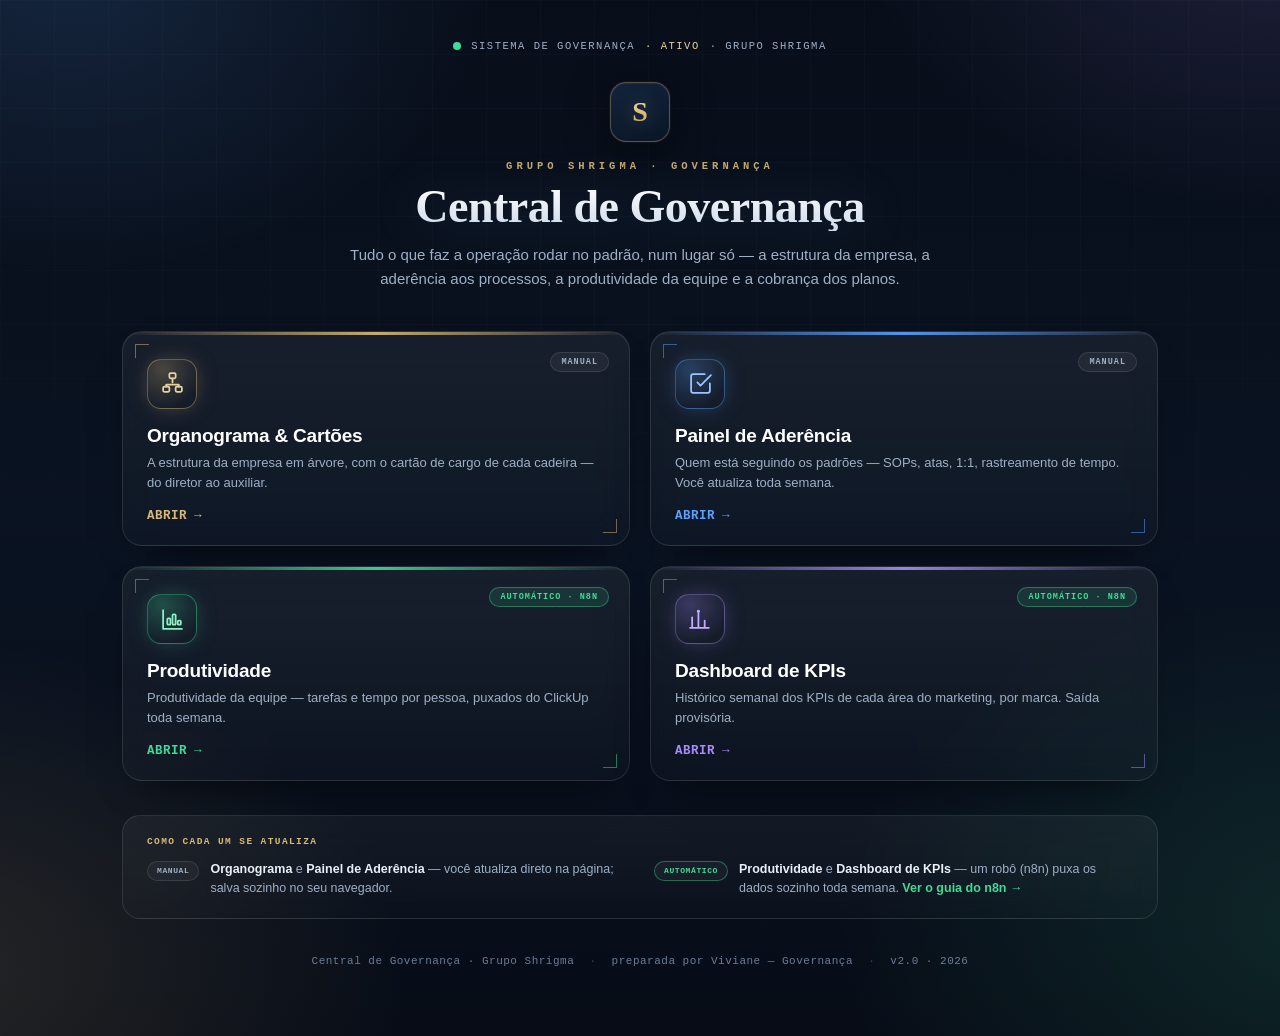
<file: index.html>
<!DOCTYPE html>
<html lang="pt-BR"><head><meta charset="utf-8">
<meta name="viewport" content="width=device-width, initial-scale=1">
<title>Central de Governança · Grupo Shrigma</title>
<style>
  :root{
    --bg0:#070c16; --bg1:#0b1626; --ink:#eaf0f8; --dim:#9fb0c6; --faint:#6b7c93;
    --gold:#d8b978; --goldsoft:#e8d2a0;
    --org:#d8b978;  --orgglow:rgba(216,185,120,.55);
    --ader:#5aa2ff; --aderglow:rgba(90,162,255,.55);
    --dash:#3ddc97; --dashglow:rgba(61,220,151,.5);
    --acomp:#a98bff; --acompglow:rgba(169,139,255,.55);
    --line:rgba(255,255,255,.10); --glass:rgba(255,255,255,.045);
  }
  *{box-sizing:border-box;margin:0;padding:0}
  html,body{height:100%}
  body{
    font-family:-apple-system,BlinkMacSystemFont,'Segoe UI',Helvetica,Arial,sans-serif;
    color:var(--ink); background:var(--bg0); overflow-x:hidden; position:relative; min-height:100vh;
  }
  /* fundo: malha de brilhos + grade sutil */
  .bgfx{position:fixed;inset:0;z-index:0;pointer-events:none}
  .bgfx .mesh{position:absolute;inset:-20%;
    background:
      radial-gradient(40% 40% at 18% 12%, rgba(90,162,255,.16), transparent 60%),
      radial-gradient(38% 38% at 85% 8%, rgba(169,139,255,.15), transparent 60%),
      radial-gradient(45% 45% at 88% 88%, rgba(61,220,151,.12), transparent 60%),
      radial-gradient(45% 45% at 10% 92%, rgba(216,185,120,.14), transparent 60%),
      linear-gradient(180deg,#070c16, #0a1322 55%, #070c16);
    animation:drift 22s ease-in-out infinite alternate;}
  @keyframes drift{from{transform:translate3d(-2%, -1%,0) scale(1.02)}to{transform:translate3d(2%,1.5%,0) scale(1.06)}}
  .bgfx .grid{position:absolute;inset:0;opacity:.5;
    background-image:linear-gradient(rgba(255,255,255,.035) 1px,transparent 1px),linear-gradient(90deg,rgba(255,255,255,.035) 1px,transparent 1px);
    background-size:54px 54px;
    mask-image:radial-gradient(120% 90% at 50% 0%, #000 40%, transparent 85%);
    -webkit-mask-image:radial-gradient(120% 90% at 50% 0%, #000 40%, transparent 85%);}

  .wrap{position:relative;z-index:1;max-width:1080px;margin:0 auto;padding:40px 22px 64px}

  /* status bar */
  .statusbar{display:flex;align-items:center;gap:10px;justify-content:center;margin-bottom:30px;
    font-family:ui-monospace,'SF Mono',Menlo,Consolas,monospace;font-size:10.5px;letter-spacing:1.5px;color:var(--dim);text-transform:uppercase}
  .statusbar .pulse{width:8px;height:8px;border-radius:50%;background:var(--dash);box-shadow:0 0 0 0 var(--dashglow);animation:pulse 2.4s infinite}
  @keyframes pulse{0%{box-shadow:0 0 0 0 rgba(61,220,151,.5)}70%{box-shadow:0 0 0 8px rgba(61,220,151,0)}100%{box-shadow:0 0 0 0 rgba(61,220,151,0)}}
  .statusbar .b{color:var(--goldsoft)}

  header{text-align:center;margin-bottom:40px;animation:rise .7s cubic-bezier(.2,.7,.2,1) both}
  .crest{display:inline-flex;align-items:center;justify-content:center;width:60px;height:60px;border-radius:16px;margin-bottom:18px;
    background:linear-gradient(160deg,#12233c,#0a1626);border:1px solid rgba(216,185,120,.35);
    color:var(--gold);font-family:Georgia,serif;font-size:28px;font-weight:700;
    box-shadow:0 0 0 1px rgba(255,255,255,.03), 0 12px 40px rgba(0,0,0,.5), inset 0 1px 0 rgba(255,255,255,.06);}
  .crest span{background:linear-gradient(180deg,#f0dca6,#c69f5c);-webkit-background-clip:text;background-clip:text;-webkit-text-fill-color:transparent;filter:drop-shadow(0 0 10px rgba(216,185,120,.35))}
  .over{font-family:ui-monospace,'SF Mono',Menlo,Consolas,monospace;font-size:10.5px;letter-spacing:4px;font-weight:600;color:var(--gold);text-transform:uppercase;opacity:.9}
  h1{font-family:Georgia,'Times New Roman',serif;font-size:46px;font-weight:700;margin:12px 0 12px;letter-spacing:-.5px;line-height:1.02;
     background:linear-gradient(180deg,#ffffff 0%, #cdd9ea 100%);-webkit-background-clip:text;background-clip:text;-webkit-text-fill-color:transparent;
     filter:drop-shadow(0 2px 24px rgba(120,160,220,.18))}
  .lede{color:var(--dim);font-size:15px;max-width:600px;margin:0 auto;line-height:1.6}

  .grid-cards{display:grid;grid-template-columns:repeat(2,1fr);gap:20px;margin-top:40px}
  @media(max-width:760px){.grid-cards{grid-template-columns:1fr}h1{font-size:34px}}

  a.card{--c:var(--gold);--g:var(--orgglow);
    display:block;text-decoration:none;color:inherit;position:relative;border-radius:20px;
    background:linear-gradient(180deg,rgba(255,255,255,.06),rgba(255,255,255,.02));
    border:1px solid var(--line);overflow:hidden;
    backdrop-filter:blur(14px);-webkit-backdrop-filter:blur(14px);
    box-shadow:0 1px 0 rgba(255,255,255,.05) inset, 0 20px 40px -24px rgba(0,0,0,.8);
    transition:transform .22s cubic-bezier(.2,.7,.2,1), box-shadow .22s, border-color .22s;
    animation:rise .7s cubic-bezier(.2,.7,.2,1) both}
  a.card:nth-child(1){animation-delay:.05s} a.card:nth-child(2){animation-delay:.12s}
  a.card:nth-child(3){animation-delay:.19s} a.card:nth-child(4){animation-delay:.26s}
  @keyframes rise{from{opacity:0;transform:translateY(16px)}to{opacity:1;transform:none}}
  a.card:hover{transform:translateY(-6px);border-color:color-mix(in srgb, var(--c) 55%, transparent);
    box-shadow:0 1px 0 rgba(255,255,255,.06) inset, 0 30px 60px -28px rgba(0,0,0,.9), 0 0 40px -6px var(--g)}
  .card.org{--c:var(--org);--g:var(--orgglow)} .card.ader{--c:var(--ader);--g:var(--aderglow)}
  .card.dash{--c:var(--dash);--g:var(--dashglow)} .card.acomp{--c:var(--acomp);--g:var(--acompglow)}
  /* barra de brilho no topo */
  .cap{height:3px;background:linear-gradient(90deg,transparent, var(--c), transparent);opacity:.9}
  /* cantos futuristas */
  .corner{position:absolute;width:14px;height:14px;border:1.5px solid var(--c);opacity:.5}
  .corner.tl{top:12px;left:12px;border-right:0;border-bottom:0}
  .corner.br{bottom:12px;right:12px;border-left:0;border-top:0}
  .cbody{padding:24px 24px 22px}
  .icon{width:50px;height:50px;border-radius:14px;display:flex;align-items:center;justify-content:center;margin-bottom:16px;
    background:radial-gradient(120% 120% at 30% 20%, color-mix(in srgb,var(--c) 26%, transparent), transparent 70%);
    border:1px solid color-mix(in srgb,var(--c) 40%, transparent);box-shadow:0 0 24px -8px var(--g)}
  .icon svg{width:25px;height:25px}
  .ctag{position:absolute;top:20px;right:20px;font-family:ui-monospace,'SF Mono',Menlo,monospace;
    font-size:8.5px;font-weight:600;letter-spacing:1px;text-transform:uppercase;padding:4px 10px;border-radius:20px;
    color:var(--dim);background:rgba(255,255,255,.05);border:1px solid var(--line)}
  .ctag.auto{color:var(--dash);border-color:color-mix(in srgb,var(--dash) 40%, transparent);background:color-mix(in srgb,var(--dash) 12%, transparent)}
  .card h2{font-size:19px;font-weight:800;letter-spacing:-.2px;margin-bottom:6px;color:#fff}
  .card p{font-size:13px;color:var(--dim);line-height:1.55;min-height:40px}
  .go{display:inline-flex;align-items:center;gap:7px;margin-top:16px;font-size:12.5px;font-weight:700;color:var(--c);
    font-family:ui-monospace,'SF Mono',Menlo,monospace;letter-spacing:.5px;text-transform:uppercase}
  .go .ar{transition:transform .2s} a.card:hover .go .ar{transform:translateX(5px)}

  .howto{margin-top:34px;border-radius:18px;padding:20px 24px;border:1px solid var(--line);
    background:linear-gradient(180deg,rgba(255,255,255,.05),rgba(255,255,255,.015));backdrop-filter:blur(12px);-webkit-backdrop-filter:blur(12px);
    animation:rise .7s .3s cubic-bezier(.2,.7,.2,1) both}
  .howto .ht{font-family:ui-monospace,'SF Mono',Menlo,monospace;font-size:9.5px;font-weight:600;letter-spacing:1.4px;text-transform:uppercase;color:var(--gold);margin-bottom:13px}
  .rows{display:grid;grid-template-columns:1fr 1fr;gap:13px 28px}
  @media(max-width:760px){.rows{grid-template-columns:1fr}}
  .hrow{display:flex;gap:11px;align-items:flex-start;font-size:12.5px;color:var(--dim);line-height:1.5}
  .hrow .pill{flex:none;font-family:ui-monospace,monospace;font-size:8px;font-weight:600;letter-spacing:.6px;text-transform:uppercase;padding:3px 9px;border-radius:20px;margin-top:1px;border:1px solid var(--line);color:var(--dim);background:rgba(255,255,255,.04)}
  .hrow .pill.a{color:var(--dash);border-color:color-mix(in srgb,var(--dash) 40%,transparent)}
  .hrow b{color:var(--ink)}

  footer{text-align:center;margin-top:36px;color:var(--faint);font-size:11px;letter-spacing:.5px;
    font-family:ui-monospace,'SF Mono',Menlo,monospace}
  footer .sep{margin:0 8px;opacity:.5}
  @media(prefers-reduced-motion:reduce){*{animation:none!important}}
</style></head>
<body>
<div class="bgfx"><div class="mesh"></div><div class="grid"></div></div>
<div class="wrap">

  <div class="statusbar"><span class="pulse"></span> Sistema de Governança <span class="b">· ativo</span> · Grupo Shrigma</div>

  <header>
    <div class="crest"><span>S</span></div>
    <div class="over">Grupo Shrigma · Governança</div>
    <h1>Central de Governança</h1>
    <div class="lede">Tudo o que faz a operação rodar no padrão, num lugar só — a estrutura da empresa, a aderência aos processos, a produtividade da equipe e a cobrança dos planos.</div>
  </header>

  <div class="grid-cards">

    <a class="card org" href="organograma.html">
      <div class="cap"></div><span class="corner tl"></span><span class="corner br"></span>
      <span class="ctag">Manual</span>
      <div class="cbody">
        <div class="icon"><svg viewBox="0 0 24 24" fill="none" stroke="#e8d2a0" stroke-width="1.7" stroke-linecap="round" stroke-linejoin="round"><rect x="9" y="2" width="6" height="5" rx="1.2"/><rect x="3" y="15" width="6" height="5" rx="1.2"/><rect x="15" y="15" width="6" height="5" rx="1.2"/><path d="M12 7v4M6 15v-2h12v2"/></svg></div>
        <h2>Organograma &amp; Cartões</h2>
        <p>A estrutura da empresa em árvore, com o cartão de cargo de cada cadeira — do diretor ao auxiliar.</p>
        <span class="go">Abrir <span class="ar">→</span></span>
      </div>
    </a>

    <a class="card ader" href="painel_aderencia.html">
      <div class="cap"></div><span class="corner tl"></span><span class="corner br"></span>
      <span class="ctag">Manual</span>
      <div class="cbody">
        <div class="icon"><svg viewBox="0 0 24 24" fill="none" stroke="#9cc4ff" stroke-width="1.7" stroke-linecap="round" stroke-linejoin="round"><path d="M9 11l3 3L22 4"/><path d="M21 12v7a2 2 0 0 1-2 2H5a2 2 0 0 1-2-2V5a2 2 0 0 1 2-2h11"/></svg></div>
        <h2>Painel de Aderência</h2>
        <p>Quem está seguindo os padrões — SOPs, atas, 1:1, rastreamento de tempo. Você atualiza toda semana.</p>
        <span class="go">Abrir <span class="ar">→</span></span>
      </div>
    </a>

    <a class="card dash" href="dashboard_equipe.html">
      <div class="cap"></div><span class="corner tl"></span><span class="corner br"></span>
      <span class="ctag auto">Automático · n8n</span>
      <div class="cbody">
        <div class="icon"><svg viewBox="0 0 24 24" fill="none" stroke="#8ff0c4" stroke-width="1.7" stroke-linecap="round" stroke-linejoin="round"><path d="M3 3v18h18"/><rect x="7" y="11" width="3" height="6" rx="1"/><rect x="12" y="7" width="3" height="10" rx="1"/><rect x="17" y="13" width="3" height="4" rx="1"/></svg></div>
        <h2>Produtividade</h2>
        <p>Produtividade da equipe — tarefas e tempo por pessoa, puxados do ClickUp toda semana.</p>
        <span class="go">Abrir <span class="ar">→</span></span>
      </div>
    </a>

    <a class="card acomp" href="dashboard_kpis.html">
      <div class="cap"></div><span class="corner tl"></span><span class="corner br"></span>
      <span class="ctag auto">Automático · n8n</span>
      <div class="cbody">
        <div class="icon"><svg viewBox="0 0 24 24" fill="none" stroke="#c3adff" stroke-width="1.7" stroke-linecap="round" stroke-linejoin="round"><path d="M4 20V10M10 20V4M16 20v-7M20 20H2"/><circle cx="10" cy="4" r="1.4" fill="#c3adff" stroke="none"/></svg></div>
        <h2>Dashboard de KPIs</h2>
        <p>Histórico semanal dos KPIs de cada área do marketing, por marca. Saída provisória.</p>
        <span class="go">Abrir <span class="ar">→</span></span>
      </div>
    </a>

  </div>

  <div class="howto">
    <div class="ht">Como cada um se atualiza</div>
    <div class="rows">
      <div class="hrow"><span class="pill">Manual</span><div><b>Organograma</b> e <b>Painel de Aderência</b> — você atualiza direto na página; salva sozinho no seu navegador.</div></div>
      <div class="hrow"><span class="pill a">Automático</span><div><b>Produtividade</b> e <b>Dashboard de KPIs</b> — um robô (n8n) puxa os dados sozinho toda semana. <a href="guia_n8n.html" style="color:var(--dash);text-decoration:none;font-weight:700">Ver o guia do n8n →</a></div></div>
    </div>
  </div>

  <footer>
    Central de Governança · Grupo Shrigma <span class="sep">·</span> preparada por Viviane — Governança <span class="sep">·</span> v2.0 · 2026
  </footer>

</div></body></html>
</file>
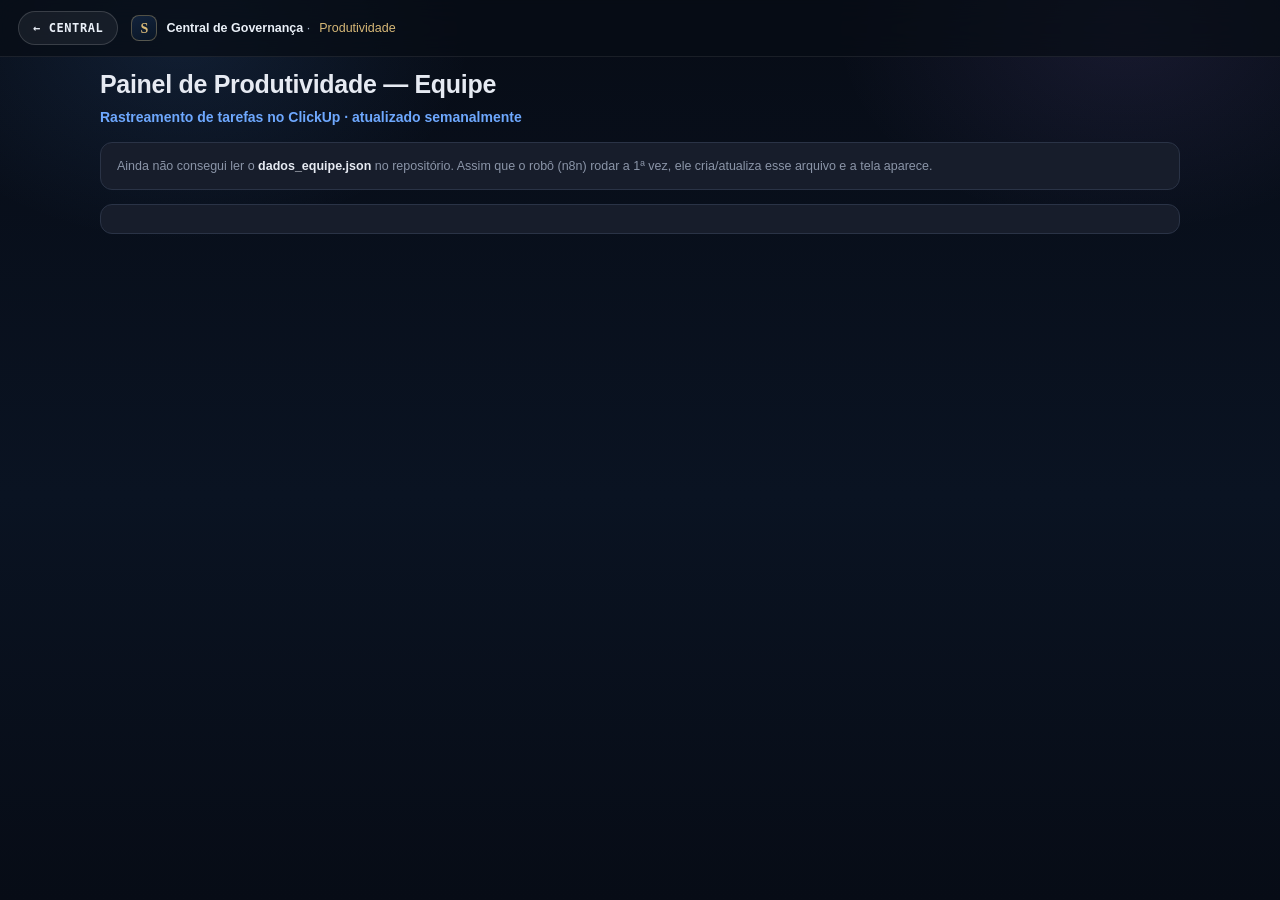
<file: dashboard_equipe.html>
<!DOCTYPE html>
<html lang="pt-BR"><head><meta charset="utf-8"><meta name="viewport" content="width=device-width, initial-scale=1">
<title>Painel de Produtividade — Equipe</title>
<style>
:root{--bg:#0f1420;--card:#171d2b;--card2:#1e2536;--line:#2a3346;--txt:#e6eaf2;--mut:#8b95a8;--acc:#6ea8fe}
*{box-sizing:border-box;margin:0;padding:0}
body{font-family:-apple-system,BlinkMacSystemFont,'Segoe UI',Roboto,sans-serif;background:var(--bg);color:var(--txt);line-height:1.5;padding:30px 18px}
.wrap{max-width:1080px;margin:0 auto}
header h1{font-size:25px;font-weight:700;letter-spacing:-.3px}
header .sub{color:var(--acc);font-weight:600;font-size:14px;margin-top:3px}
header .meta{color:var(--mut);margin-top:5px;font-size:13px}
h2.sec{font-size:13px;font-weight:700;color:var(--mut);text-transform:uppercase;letter-spacing:.7px;margin:30px 0 14px}
.kpis{display:grid;grid-template-columns:repeat(4,1fr);gap:13px}
.kpi{background:var(--card);border:1px solid var(--line);border-radius:14px;padding:16px}
.kpi .v{font-size:26px;font-weight:700;letter-spacing:-.5px}
.kpi .l{color:var(--mut);font-size:12px;margin-top:3px}
.grid2{display:grid;grid-template-columns:1fr 1fr;gap:13px}
.panel{background:var(--card);border:1px solid var(--line);border-radius:14px;padding:18px}
.panel h3{font-size:13px;font-weight:600;color:var(--mut);text-transform:uppercase;letter-spacing:.5px;margin-bottom:15px}
.bar-row{display:grid;grid-template-columns:118px 1fr 62px;align-items:center;gap:10px;margin-bottom:10px}
.bar-label{font-size:12.5px;white-space:nowrap;overflow:hidden;text-overflow:ellipsis}
.bar-track{background:var(--card2);border-radius:6px;height:12px;overflow:hidden}
.bar-fill{height:100%;border-radius:6px}
.bar-val{font-size:12.5px;text-align:right;color:var(--mut);font-variant-numeric:tabular-nums}
.person-block{background:var(--card);border:1px solid var(--line);border-radius:14px;padding:18px;margin-bottom:14px}
.person-head{display:flex;align-items:center;gap:10px;margin-bottom:6px;flex-wrap:wrap}
.person-head h3{font-size:17px}
.dot{width:11px;height:11px;border-radius:50%;flex:none}
.pmeta{margin-left:auto;color:var(--mut);font-size:12.5px}
.chip{display:inline-block;padding:2px 9px;border-radius:999px;font-size:11px;font-weight:600;border:1px solid}
.top-cat{font-size:12.5px;color:var(--mut);margin:2px 0 12px}
.top-cat b{color:var(--txt)}
.daytitle{font-size:11px;font-weight:700;color:var(--mut);text-transform:uppercase;letter-spacing:.5px;margin:14px 0 8px}
.wk{display:flex;gap:7px}
.wk .d{flex:1;text-align:center}
.wk .stack{height:78px;display:flex;flex-direction:column-reverse;align-items:center;border-bottom:1px solid var(--line)}
.wk .seg{width:64%;max-width:28px;min-height:1px}
.wk .seg:last-child{border-radius:5px 5px 0 0}
.wk .d.today .stack{outline:2px solid rgba(255,255,255,.18);outline-offset:2px;border-radius:3px}
.wk .dl{font-size:10px;color:var(--mut);margin-top:5px}
.wk .d.wend .dl{opacity:.5}
.wk .dv{font-size:9.5px;color:var(--txt);height:13px;font-variant-numeric:tabular-nums}
.daylegend{display:flex;flex-wrap:wrap;gap:8px 12px;margin-top:9px}
.daylegend .lg{display:inline-flex;align-items:center;gap:5px;font-size:10px;color:var(--mut)}
.daylegend .lg i{width:9px;height:9px;border-radius:2px;display:inline-block}
.pgrid{display:grid;grid-template-columns:1.1fr 1fr;gap:18px}
.waiting{color:var(--mut);font-size:13px;background:var(--card2);border:1px dashed var(--line);border-radius:10px;padding:14px}
.legend{display:flex;flex-wrap:wrap;gap:12px;margin-top:10px;font-size:12px;color:var(--mut)}
.legend span{display:inline-flex;align-items:center;gap:6px}
.legend i{width:11px;height:11px;border-radius:3px;display:inline-block}
.evo-wrap{overflow-x:auto}
.note{color:var(--mut);font-size:12.5px;margin-top:14px;padding:14px 16px;background:var(--card);border:1px solid var(--line);border-radius:12px}
.note b{color:var(--txt)}
footer{color:var(--mut);font-size:12px;text-align:center;margin-top:26px}
@media(max-width:760px){.kpis{grid-template-columns:repeat(2,1fr)}.grid2{grid-template-columns:1fr}.pgrid{grid-template-columns:1fr}}
/* ===== Central de Governança · tema escuro + barra ===== */
body{ background:
  radial-gradient(38% 38% at 14% 4%, rgba(90,162,255,.12), transparent 60%),
  radial-gradient(38% 38% at 88% 3%, rgba(169,139,255,.10), transparent 60%),
  linear-gradient(180deg,#070c16,#0a1322 55%,#070c16) !important;
  background-attachment:fixed !important; padding-top:66px !important; }
.gv-top{position:fixed;top:0;left:0;right:0;z-index:100;display:flex;align-items:center;gap:13px;
  padding:11px 18px;background:rgba(8,13,22,.72);backdrop-filter:blur(14px);-webkit-backdrop-filter:blur(14px);
  border-bottom:1px solid rgba(255,255,255,.08)}
.gv-back{display:inline-flex;align-items:center;gap:7px;text-decoration:none;font-family:ui-monospace,Menlo,Consolas,monospace;
  font-size:12px;font-weight:600;letter-spacing:.6px;text-transform:uppercase;color:#eaf0f8;background:rgba(255,255,255,.06);
  border:1px solid rgba(255,255,255,.15);padding:7px 14px;border-radius:22px;transition:.15s}
.gv-back:hover{background:rgba(255,255,255,.12);border-color:rgba(216,185,120,.55);color:#fff}
.gv-brand{display:flex;align-items:center;gap:9px;font-size:12.5px;color:#9fb0c6;min-width:0}
.gv-brand .cr{width:26px;height:26px;flex:none;border-radius:8px;display:flex;align-items:center;justify-content:center;
  background:linear-gradient(160deg,#12233c,#0a1626);border:1px solid rgba(216,185,120,.35);color:#d8b978;font-family:Georgia,serif;font-weight:700;font-size:14px}
.gv-brand b{color:#eaf0f8;font-weight:700} .gv-brand .pg{color:#d8b978;white-space:nowrap;overflow:hidden;text-overflow:ellipsis}
@media(max-width:600px){.gv-brand .sys{display:none}}
</style></head>
<body>
<div class="gv-top">
  <a class="gv-back" href="index.html">← Central</a>
  <div class="gv-brand"><span class="cr">S</span><span class="sys"><b>Central de Governança</b> · </span><span class="pg">Produtividade</span></div>
</div>
<div class="wrap">
<header>
<h1>Painel de Produtividade — Equipe</h1>
<div class="sub">Rastreamento de tarefas no ClickUp · atualizado semanalmente</div>
<div class="meta" id="metaline"></div>
</header>
<div id="app"></div>
<div class="note" id="methodnote"></div>
<footer id="foot"></footer>
</div>
<script>
let WEEKS=[];
const CATS = ["Rotina","Projeto","Reunião","Imprevisto","Estudo","Sem categoria"];
const CATCOL = {"Rotina":"#2f9e6b","Projeto":"#e0a800","Reunião":"#3e7bfa","Imprevisto":"#f2660a","Estudo":"#cececa","Sem categoria":"#8b95a8"};
const PEOPLE = ["Jorge","Sabrina","Marcela","Samuel","Uri","Leandro"];
const PCOL = {"Jorge":"#3e7bfa","Sabrina":"#8b5cf6","Marcela":"#e0568a","Samuel":"#14b8a6","Uri":"#f59e0b","Leandro":"#ef4444"};

function fmt(m){ if(m==null) return "—"; if(m===0) return "0m"; const h=Math.floor(m/60),mm=Math.round(m%60); return h&&mm?h+"h "+mm+"m":(h?h+"h":mm+"m"); }
function esc(s){ return (s||"").replace(/[&<>]/g,c=>({"&":"&amp;","<":"&lt;",">":"&gt;"}[c])); }
function sumTime(ts){ return ts.reduce((a,t)=>a+(t.m||0),0); }

const PALETTE=["#2f9e6b","#e0a800","#3e7bfa","#f2660a","#a78bfa","#14b8a6","#e0568a","#f59e0b","#ef4444"];
function catcol(c){ if(CATCOL[c]) return CATCOL[c]; let h=0; for(let i=0;i<(c||"").length;i++) h=(h*31+c.charCodeAt(i))>>>0; return PALETTE[h%PALETTE.length]; }
function pcol(p){ return PCOL[p]||"#8b95a8"; }
function catAgg(ts){ const o={}; CATS.forEach(c=>o[c]={n:0,m:0}); ts.forEach(t=>{ const c=(t.c==null||t.c==="")?"Sem categoria":t.c; if(!o[c]) o[c]={n:0,m:0}; o[c].n++; if(t.m) o[c].m+=t.m; }); return o; }
function dayStack(ts){
  // por tempo se a pessoa tem QUALQUER tempo rastreado; senão, por nº de tarefas (conta todas)
  const useTime = ts.some(t=>t.m>0);
  const order=[1,2,3,4,5,6,0], labels=['Seg','Ter','Qua','Qui','Sex','Sáb','Dom'];
  const cats = Array.from(new Set(ts.map(t=>(t.c==null||t.c==="")?"Sem categoria":t.c)));
  const perDay={}; order.forEach(i=>perDay[i]={});
  ts.forEach(t=>{ const wd=new Date(t.ts||Date.now()).getDay(); const c=(t.c==null||t.c==="")?"Sem categoria":t.c; const v=useTime?(t.m||0):1; perDay[wd][c]=(perDay[wd][c]||0)+v; });
  const totals=order.map(i=>Object.values(perDay[i]).reduce((a,b)=>a+b,0));
  const max=Math.max(1,...totals); const H=78; const todayWd=new Date().getDay();
  const bars=order.map((i,k)=>{
    const segs=cats.filter(c=>perDay[i][c]).map(c=>`<div class="seg" style="height:${(perDay[i][c]/max*H).toFixed(1)}px;background:${catcol(c)}" title="${c}: ${useTime?fmt(perDay[i][c]):perDay[i][c]}"></div>`).join('');
    const tot=totals[k]; const lbl= tot>0?(useTime?fmt(tot):tot):'';
    const cls='d'+((i===0||i===6)?' wend':'')+(i===todayWd?' today':'');
    return `<div class="${cls}"><div class="dv">${lbl}</div><div class="stack">${segs}</div><div class="dl">${labels[k]}</div></div>`;
  }).join('');
  const leg=cats.map(c=>`<span class="lg"><i style="background:${catcol(c)}"></i>${c}</span>`).join('');
  return { html:`<div class="wk">${bars}</div><div class="daylegend">${leg}</div>`, useTime };
}
function bars(rows, total, colorFn, valFn){
  const max = Math.max(1, ...rows.map(r=>r.v));
  return rows.map(r=>`<div class="bar-row"><span class="bar-label">${esc(r.label)}</span><div class="bar-track"><div class="bar-fill" style="width:${Math.round(r.v/max*100)}%;background:${colorFn(r)}"></div></div><span class="bar-val">${valFn(r)}</span></div>`).join("");
}

function init(){
if(!WEEKS || !WEEKS.length){ document.getElementById("app").innerHTML='<div class="note">Ainda não há dados desta semana. Assim que o robô (n8n) rodar, a produtividade aparece aqui automaticamente.</div>'; return; }
const cur = WEEKS[WEEKS.length-1] || {tasks:[],sub:"",label:""};
if(!cur.tasks) cur.tasks=[];
document.getElementById("metaline").textContent = (cur.sub||"") + " · " + WEEKS.length + (WEEKS.length>1?" semanas registradas":" semana registrada");

// ---------- KPIs (semana atual) ----------
const curTasks = cur.tasks;
const totalTasks = curTasks.length;
const totalMin = sumTime(curTasks);
const active = PEOPLE.filter(p=> curTasks.some(t=>t.p===p && t.m>0)).length;
const cA = catAgg(curTasks);
const ALLCATS = Array.from(new Set([...CATS, ...WEEKS.flatMap(w=>(w.tasks||[]).map(t=>(t.c==null||t.c==="")?"Sem categoria":t.c))]));
let topCat="—", topMin=-1;
Object.keys(cA).forEach(c=>{ if(c!=="Sem categoria" && cA[c].m>topMin){topMin=cA[c].m; topCat=c;} });
const outliers = curTasks.filter(t=>t.m==null).length;

let html = `<div class="kpis">
<div class="kpi"><div class="v">${totalTasks}</div><div class="l">Tarefas concluídas</div></div>
<div class="kpi"><div class="v">${fmt(totalMin)}</div><div class="l">Tempo registrado</div></div>
<div class="kpi"><div class="v">${active}/6</div><div class="l">Pessoas com rastreamento</div></div>
<div class="kpi"><div class="v" style="color:${catcol(topCat)}">${topCat}</div><div class="l">Categoria que mais pesou</div></div>
</div>`;

// ---------- Resumo por categoria e por pessoa ----------
const catRows = Object.keys(cA).filter(c=>cA[c].n>0).map(c=>({label:c,v:cA[c].m,n:cA[c].n,c}));
catRows.sort((a,b)=>b.v-a.v);
const persRows = PEOPLE.map(p=>{const ts=curTasks.filter(t=>t.p===p);return{label:p,v:sumTime(ts),n:ts.length,p};}).filter(r=>r.n>0);
persRows.sort((a,b)=>b.v-a.v);

html += `<h2 class="sec">Resumo da semana</h2><div class="grid2">
<div class="panel"><h3>Tempo por categoria</h3>${bars(catRows,totalMin,r=>catcol(r.c),r=>fmt(r.v))}</div>
<div class="panel"><h3>Tempo por pessoa</h3>${bars(persRows,totalMin,r=>pcol(r.p),r=>fmt(r.v))}</div>
</div>`;

// ---------- Evolução semanal (SVG stacked por categoria) ----------
html += `<h2 class="sec">Evolução semanal</h2><div class="panel"><div class="evo-wrap">${evolutionSVG()}</div>
<div class="legend">${ALLCATS.map(c=>`<span><i style="background:${catcol(c)}"></i>${c}</span>`).join("")}</div></div>`;

function evolutionSVG(){
  const W=Math.max(520, WEEKS.length*140), H=230, padL=44, padB=42, padT=12, padR=12;
  const plotH=H-padB-padT, plotW=W-padL-padR;
  const weekMin = WEEKS.map(w=>{const a=catAgg(w.tasks);return ALLCATS.map(c=>(a[c]?a[c].m:0));});
  const totals = weekMin.map(a=>a.reduce((x,y)=>x+y,0));
  const maxT = Math.max(1,...totals);
  // nice y ticks
  const step = Math.ceil(maxT/60/4)*60 || 60; const yMax=Math.ceil(maxT/step)*step || step;
  const bw = Math.min(70, plotW/WEEKS.length*0.5);
  let g=`<svg viewBox="0 0 ${W} ${H}" width="${W}" height="${H}" font-family="inherit">`;
  for(let i=0;i<=yMax/step;i++){const yv=i*step;const y=padT+plotH-(yv/yMax)*plotH;
    g+=`<line x1="${padL}" y1="${y}" x2="${W-padR}" y2="${y}" stroke="#2a3346" stroke-width="1"/>`;
    g+=`<text x="${padL-8}" y="${y+4}" text-anchor="end" font-size="10" fill="#8b95a8">${Math.round(yv/60)}h</text>`;}
  WEEKS.forEach((w,wi)=>{
    const cx=padL+(wi+0.5)*(plotW/WEEKS.length); let acc=0;
    ALLCATS.forEach((c,ci)=>{const v=weekMin[wi][ci]; if(!v) return;
      const h=(v/yMax)*plotH; const y=padT+plotH-((acc+v)/yMax)*plotH;
      g+=`<rect x="${cx-bw/2}" y="${y}" width="${bw}" height="${h}" fill="${catcol(c)}"><title>${c}: ${fmt(v)}</title></rect>`; acc+=v;});
    const ytop=padT+plotH-(totals[wi]/yMax)*plotH;
    g+=`<text x="${cx}" y="${ytop-6}" text-anchor="middle" font-size="10.5" fill="#c9d1da">${Math.round(totals[wi]/60)}h</text>`;
    g+=`<text x="${cx}" y="${H-padB+18}" text-anchor="middle" font-size="11" fill="#e6eaf2">${w.label}</text>`;
  });
  g+=`</svg>`; return g;
}

// ---------- Detalhe por pessoa ----------
html += `<h2 class="sec">Detalhe por pessoa</h2>`;
PEOPLE.forEach(p=>{
  const ts=curTasks.filter(t=>t.p===p);
  if(!ts.length) return;
  const t_time=sumTime(ts); const a=catAgg(ts); const tracked=ts.some(t=>t.m>0);
  const rows=Object.keys(a).filter(c=>a[c].n>0).map(c=>({label:c+" ("+a[c].n+")",v:a[c].m,c})); rows.sort((x,y)=>y.v-x.v);
  let top="—",tm=-1; Object.keys(a).forEach(c=>{if(a[c].m>tm){tm=a[c].m;top=c;}});
  const outl=ts.filter(t=>t.m==null).length;
  html+=`<div class="person-block"><div class="person-head"><span class="dot" style="background:${pcol(p)}"></span><h3>${p}</h3>
    <span class="pmeta">${ts.length} tarefa${ts.length>1?"s":""} · ${fmt(t_time)} registrad${t_time===1?"o":"as"}${outl?" · "+outl+" outlier"+(outl>1?"s":""):""}</span></div>`;
  if(!tracked){
    html+=`<div class="waiting"><b style="color:#e6eaf2">Rastreamento ainda não iniciado.</b> ${ts.length} tarefa${ts.length>1?"s":""} concluída${ts.length>1?"s":""} no período, mas sem categoria e sem tempo lançado. Assim que ${p} começar a categorizar e cronometrar, os dados aparecem aqui automaticamente.</div>`;
  } else {
    html+=`<div class="top-cat">Categoria que mais consumiu tempo: <b style="color:${catcol(top)}">${top}</b> (${fmt(tm)})</div>`;
    html+=`<div class="panel" style="background:var(--card2)"><h3>Tempo por categoria</h3>${bars(rows,t_time,r=>catcol(r.c),r=>fmt(r.v))}</div>`;
  }
  const ds=dayStack(ts);
  html+=`<div class="daytitle">Por dia da semana · por categoria ${ds.useTime?'(tempo)':'(nº de tarefas)'}</div>${ds.html}`;
  html+=`</div>`;
});

document.getElementById("app").innerHTML = html;

document.getElementById("methodnote").innerHTML = `<b>Como o tempo é medido:</b> usa-se o cronômetro (time tracking) quando a pessoa registrou; na ausência dele, o tempo em que a tarefa ficou em “em progresso”. Tarefas que ficaram vários dias paradas em “em progresso” (outliers) entram na contagem de tarefas, mas não no tempo, para não inflar os totais. <b>Uri e Leandro</b> ainda não iniciaram o rastreamento — aparecem com as tarefas concluídas, sem tempo. Cada pessoa passa a ter dado 100% confiável quando cronometra todas as tarefas.`;
document.getElementById("foot").textContent = "Fonte: ClickUp · via n8n (atualização semanal) · dados_equipe.json";
}

fetch("dados_equipe.json",{cache:"no-store"}).then(r=>r.json()).then(d=>{WEEKS=(d&&d.weeks)?d.weeks:[]; try{ init(); }catch(err){ console.error(err); document.getElementById("app").innerHTML='<div class="note">Os dados chegaram, mas houve um detalhe ao montar a tela. Recarregue a página; se persistir, me avise. <br><small style="color:#8b95a8">'+(err&&err.message?err.message:'')+'</small></div>'; } }).catch(e=>{document.getElementById("app").innerHTML='<div class="note">Ainda não consegui ler o <b>dados_equipe.json</b> no repositório. Assim que o robô (n8n) rodar a 1ª vez, ele cria/atualiza esse arquivo e a tela aparece.</div>';});
</script>
</body></html>
</file>
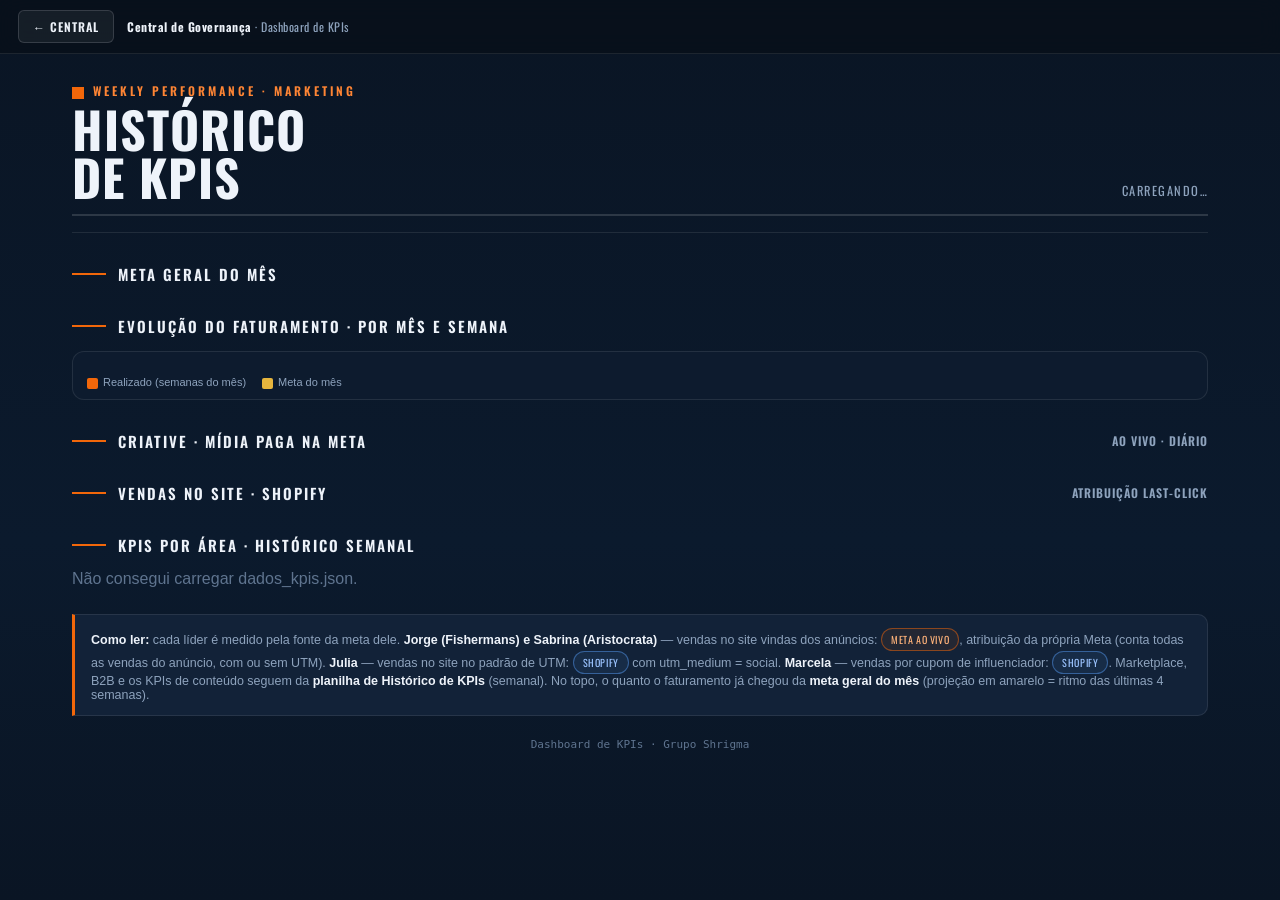
<file: dashboard_kpis.html>
<!DOCTYPE html>
<html lang="pt-BR"><head><meta charset="utf-8">
<meta name="viewport" content="width=device-width, initial-scale=1">
<title>Histórico de KPIs · Marketing Shrigma</title>
<link rel="preconnect" href="https://fonts.googleapis.com"><link rel="preconnect" href="https://fonts.gstatic.com" crossorigin>
<link href="https://fonts.googleapis.com/css2?family=Oswald:wght@500;600;700&display=swap" rel="stylesheet">
<style>
  :root{
    --bg:#0a1524; --bg2:#0d1b2e; --panel:#122238; --panel2:#16304d; --ink:#eef3fa; --mut:#8ea3bd; --faint:#5f748f;
    --line:rgba(255,255,255,.09); --line2:rgba(255,255,255,.14);
    --orange:#f2670a; --orange2:#ff8534; --green:#35c98a; --red:#f0736f; --amber:#e6b53d; --blue:#5aa2ff;
  }
  *{box-sizing:border-box;margin:0;padding:0}
  body{font-family:-apple-system,BlinkMacSystemFont,'Segoe UI',Helvetica,Arial,sans-serif;color:var(--ink);
    background:linear-gradient(180deg,#0a1524,#0b1a2d 60%,#0a1524);min-height:100vh;padding-top:56px}
  .disp{font-family:'Oswald','Arial Narrow',sans-serif}
  .gv-top{position:fixed;top:0;left:0;right:0;z-index:100;display:flex;align-items:center;gap:13px;padding:10px 18px;background:rgba(8,15,26,.8);backdrop-filter:blur(12px);border-bottom:1px solid var(--line)}
  .gv-back{display:inline-flex;align-items:center;gap:7px;text-decoration:none;font-family:'Oswald',sans-serif;font-size:12px;font-weight:600;letter-spacing:1px;text-transform:uppercase;color:#eef3fa;background:rgba(255,255,255,.06);border:1px solid var(--line2);padding:7px 14px;border-radius:6px}
  .gv-back:hover{background:var(--orange);border-color:var(--orange)}
  .gv-brand{font-size:12px;color:var(--mut);font-family:'Oswald',sans-serif;letter-spacing:.5px}
  .gv-brand b{color:#eef3fa}

  .wrap{max-width:1180px;margin:0 auto;padding:26px 22px 70px}
  .sq{display:inline-block;width:12px;height:12px;background:var(--orange);vertical-align:middle;margin-right:9px}
  .over{font-family:'Oswald',sans-serif;font-size:12px;letter-spacing:3px;text-transform:uppercase;color:var(--orange2);font-weight:600}
  .head{display:flex;justify-content:space-between;align-items:flex-end;gap:16px;flex-wrap:wrap;border-bottom:2px solid var(--line2);padding-bottom:14px}
  h1{font-family:'Oswald',sans-serif;font-size:50px;font-weight:700;letter-spacing:1px;text-transform:uppercase;line-height:.95;margin-top:6px}
  .hz{text-align:right;font-family:'Oswald',sans-serif;font-size:12.5px;letter-spacing:1.5px;text-transform:uppercase;color:var(--mut)}
  .hz b{color:var(--orange2)}

  .tabs{display:flex;gap:26px;margin:16px 0 4px;border-bottom:1px solid var(--line)}
  .tab{font-family:'Oswald',sans-serif;font-size:20px;font-weight:600;letter-spacing:2px;text-transform:uppercase;color:var(--faint);background:none;border:none;padding:10px 2px;cursor:pointer;border-bottom:3px solid transparent;margin-bottom:-1px}
  .tab.on{color:var(--ink);border-bottom-color:var(--orange)}
  .tab:hover{color:var(--mut)}

  .sec{font-family:'Oswald',sans-serif;font-size:15px;font-weight:600;letter-spacing:2px;text-transform:uppercase;color:var(--ink);margin:30px 0 14px;display:flex;align-items:center;gap:12px}
  .sec .mo{margin-left:auto;font-size:12px;color:var(--mut);letter-spacing:1px}
  .sec .line{flex:0 0 34px;height:2px;background:var(--orange)}

  /* HERO meta geral */
  .hero{background:linear-gradient(120deg,#16304d,#0f1e33);border:1px solid var(--line2);border-radius:14px;padding:22px 24px;display:grid;grid-template-columns:auto 1fr;gap:26px;align-items:center}
  @media(max-width:640px){.hero{grid-template-columns:1fr;gap:14px}}
  .hero .gauge{text-align:center}
  .hero .gpct{font-family:'Oswald',sans-serif;font-weight:700;font-size:66px;line-height:.9}
  .hero .glab{font-family:'Oswald',sans-serif;font-size:12px;letter-spacing:2px;text-transform:uppercase;color:var(--mut);margin-top:4px}
  .hero .right{min-width:0}
  .hero .htitle{font-family:'Oswald',sans-serif;font-size:19px;font-weight:600;letter-spacing:1px;text-transform:uppercase}
  .hero .hvs{font-size:14px;color:var(--mut);margin-top:4px}
  .hero .hvs b{color:var(--ink)}
  .hbar{height:14px;border-radius:8px;background:rgba(255,255,255,.08);margin:14px 0 6px;overflow:hidden;position:relative}
  .hbar .fill{height:100%;border-radius:8px;background:linear-gradient(90deg,var(--orange),var(--orange2))}
  .hbar .mk{position:absolute;top:-3px;bottom:-3px;width:2px;background:var(--amber)}
  .hproj{font-size:12.5px;color:var(--mut)} .hproj b{color:var(--amber)}

  /* EVOLUÇÃO por mês/semana (SVG) */
  .evo{background:var(--bg2);border:1px solid var(--line);border-radius:12px;padding:16px 14px 10px}
  .evo .legend{display:flex;gap:16px;flex-wrap:wrap;margin-top:8px;font-size:11px;color:var(--mut)}
  .evo .legend i{display:inline-block;width:11px;height:11px;border-radius:2px;vertical-align:middle;margin-right:5px}
  .evo-scroll{overflow-x:auto}

  /* meta strip acima da área */
  .metastrip{display:flex;align-items:center;gap:14px;flex-wrap:wrap;background:linear-gradient(90deg,rgba(242,103,10,.14),rgba(242,103,10,.04));border:1px solid rgba(242,103,10,.3);border-radius:10px;padding:11px 15px;margin:22px 0 -8px}
  .metastrip .mlab{font-family:'Oswald',sans-serif;font-size:12px;letter-spacing:1px;text-transform:uppercase;color:var(--orange2);font-weight:600}
  .metastrip .mval{font-family:'Oswald',sans-serif;font-size:16px;font-weight:700}
  .metastrip .msub{font-size:12px;color:var(--mut)} .metastrip .msub b{color:var(--ink)}
  .metastrip .mbarw{flex:1;min-width:130px}
  .metastrip .mbar{height:8px;border-radius:5px;background:rgba(255,255,255,.1);overflow:hidden}
  .metastrip .mbar .f{height:100%;background:linear-gradient(90deg,var(--orange),var(--orange2))}
  .metastrip .mpct{font-family:'Oswald',sans-serif;font-weight:700;font-size:20px;white-space:nowrap}

  /* KPIs por área */
  .area{margin-top:12px;border:1px solid var(--line);border-radius:12px;overflow:hidden;background:var(--bg2)}
  .ah{display:flex;align-items:center;gap:12px 10px;padding:13px 17px;background:var(--panel2);flex-wrap:wrap}
  .ah .an{flex:1 1 auto}
  .ah .ini{width:34px;height:34px;background:var(--orange);display:flex;align-items:center;justify-content:center;font-family:'Oswald',sans-serif;font-weight:700;font-size:14px;color:#0a1524}
  .ah .an{font-family:'Oswald',sans-serif;font-size:18px;font-weight:600;letter-spacing:1px;text-transform:uppercase}
  .ah .cnt{margin-left:auto;font-family:'Oswald',sans-serif;font-size:11px;letter-spacing:1px;text-transform:uppercase;color:var(--mut);background:rgba(255,255,255,.06);padding:4px 10px;border-radius:5px}
  .kgrid{display:grid;grid-template-columns:repeat(auto-fill,minmax(230px,1fr));gap:12px;padding:15px}
  .kpi{background:var(--panel);border:1px solid var(--line);border-radius:10px;padding:13px 14px}
  .kpi .nm{font-family:'Oswald',sans-serif;font-size:13px;font-weight:600;letter-spacing:.5px;text-transform:uppercase;line-height:1.2;min-height:31px}
  .kpi .mt{font-size:9.5px;color:var(--faint);font-family:ui-monospace,monospace;text-transform:uppercase;letter-spacing:.3px;margin-top:3px}
  .krow{display:flex;align-items:baseline;gap:9px;margin-top:8px}
  .kval{font-family:'Oswald',sans-serif;font-size:25px;font-weight:700;line-height:1}
  .tr{font-size:11.5px;font-weight:700} .tr.up{color:var(--green)} .tr.down{color:var(--red)} .tr.flat{color:var(--mut)}
  .wklab{font-size:9px;color:var(--faint);font-family:ui-monospace,monospace;margin-top:4px}

  /* badges de fonte / cadência */
  .badges{margin-left:auto;display:flex;gap:7px;flex-wrap:wrap}
  .bdg{font-family:'Oswald',sans-serif;font-size:10px;letter-spacing:.6px;text-transform:uppercase;padding:3px 9px;border-radius:20px;border:1px solid var(--line2);color:var(--mut);white-space:nowrap}
  .bdg.meta{color:#ffb37a;border-color:rgba(242,103,10,.5);background:rgba(242,103,10,.08)}
  .bdg.shop{color:#9cc4ff;border-color:rgba(90,162,255,.45);background:rgba(90,162,255,.08)}
  .bdg.sheet{color:var(--mut)}
  .bdg.cad{color:#cfe0f2}

  /* Meta ao vivo */
  .metapanel{display:grid;grid-template-columns:repeat(auto-fit,minmax(150px,1fr));gap:12px}
  .mtile{background:var(--bg2);border:1px solid var(--line);border-radius:11px;padding:13px 14px}
  .mtile .l{font-family:'Oswald',sans-serif;font-size:11px;letter-spacing:.8px;text-transform:uppercase;color:var(--mut)}
  .mtile .v{font-family:'Oswald',sans-serif;font-size:26px;font-weight:700;line-height:1.05;margin-top:3px}
  .mtile .r{font-size:11px;font-weight:700;margin-left:6px}
  .mtile .r.up{color:var(--green)} .mtile .r.down{color:var(--red)} .mtile .r.flat{color:var(--mut)}
  .metahead{display:flex;align-items:center;gap:10px;flex-wrap:wrap;margin-bottom:10px}
  .metahead .acc{font-size:11px;color:var(--faint);font-family:ui-monospace,monospace}

  /* Shopify vendas */
  .shop{display:grid;grid-template-columns:1fr 1fr;gap:14px}
  @media(max-width:900px){.shop{grid-template-columns:1fr}}
  .shopc{background:var(--bg2);border:1px solid var(--line);border-radius:12px;padding:16px 16px 12px}
  .shopc .top{display:flex;gap:16px;flex-wrap:wrap}
  .shopc .kb{flex:1;min-width:120px}
  .shopc .kb .l{font-family:'Oswald',sans-serif;font-size:11px;letter-spacing:1px;text-transform:uppercase;color:var(--mut);display:flex;align-items:center;gap:6px}
  .shopc .kb .l i{width:10px;height:10px;border-radius:2px;display:inline-block}
  .shopc .kb .v{font-family:'Oswald',sans-serif;font-size:27px;font-weight:700;line-height:1.05;margin-top:3px}
  .shopc .kb .s{font-size:11px;color:var(--faint)}
  .shopc .chart{margin-top:12px;overflow-x:auto}
  .shopc .fnote{font-size:11px;color:var(--faint);margin-top:9px;line-height:1.4}
  .shopc .fnote b{color:var(--amber)}
  .shopc.pend{display:flex;align-items:center;justify-content:center;text-align:center;min-height:150px;color:var(--mut);font-size:13px}
  .note{margin-top:26px;background:var(--panel);border:1px solid var(--line);border-left:3px solid var(--orange);border-radius:0 10px 10px 0;padding:13px 16px;font-size:12.5px;color:var(--mut)}
  .note b{color:var(--ink)}
  footer{margin-top:22px;text-align:center;color:var(--faint);font-size:11px;font-family:ui-monospace,monospace}
  @media(max-width:600px){h1{font-size:34px}}
</style></head>
<body>
<div class="gv-top">
  <a class="gv-back" href="index.html">← Central</a>
  <div class="gv-brand"><b>Central de Governança</b> · Dashboard de KPIs</div>
</div>
<div class="wrap">
  <div class="over"><span class="sq"></span>Weekly Performance · Marketing</div>
  <div class="head">
    <h1 class="disp">Histórico<br>de KPIs</h1>
    <div class="hz" id="hz">carregando…</div>
  </div>
  <div class="tabs" id="tabs"></div>

  <div class="sec"><span class="line"></span>Meta geral do mês <span class="mo" id="mesLabel"></span></div>
  <div id="hero"></div>

  <div class="sec"><span class="line"></span>Evolução do faturamento · por mês e semana</div>
  <div class="evo"><div class="evo-scroll" id="evo"></div>
    <div class="legend"><span><i style="background:var(--orange)"></i>Realizado (semanas do mês)</span><span><i style="background:var(--amber)"></i>Meta do mês</span></div></div>

  <div class="sec"><span class="line"></span>Criative · mídia paga na Meta <span class="mo" id="metaMo">ao vivo · diário</span></div>
  <div id="meta"></div>

  <div class="sec"><span class="line"></span>Vendas no site · Shopify <span class="mo">atribuição last-click</span></div>
  <div id="shopify"></div>

  <div class="sec"><span class="line"></span>KPIs por área · histórico semanal</div>
  <div id="kpis"></div>

  <div class="note"><b>Como ler:</b> cada líder é medido pela fonte da meta dele. <b>Jorge (Fishermans) e Sabrina (Aristocrata)</b> — vendas no site vindas dos anúncios: <span class="bdg meta" style="display:inline-block">Meta ao vivo</span>, atribuição da própria Meta (conta todas as vendas do anúncio, com ou sem UTM). <b>Julia</b> — vendas no site no padrão de UTM: <span class="bdg shop" style="display:inline-block">Shopify</span> com utm_medium = social. <b>Marcela</b> — vendas por cupom de influenciador: <span class="bdg shop" style="display:inline-block">Shopify</span>. Marketplace, B2B e os KPIs de conteúdo seguem da <b>planilha de Histórico de KPIs</b> (semanal). No topo, o quanto o faturamento já chegou da <b>meta geral do mês</b> (projeção em amarelo = ritmo das últimas 4 semanas).</div>
  <footer id="foot">Dashboard de KPIs · Grupo Shrigma</footer>
</div>

<script>
const METAS = {
  "Fishermans": [
    {key:"site", nome:"Site · Meta Ads", areaRe:/criativ/i, kpiRe:/receita de cliente novo/i, meta:{9:1000000,10:1150000,11:1450000,12:1700000}},
    {key:"ml",   nome:"Mercado Livre",   areaRe:/marketplace/i, kpiRe:/faturamento bruto/i,      meta:{9:550000,10:650000,11:750000,12:900000}},
    {key:"b2b",  nome:"B2B Atacado",     areaRe:/b2b/i,        kpiRe:/faturamento total/i,        meta:{9:450000,10:570000,11:720000,12:900000}},
    {key:"inf",  nome:"Influencers",     areaRe:/influenc/i,   kpiRe:/cupom/i,                    meta:{9:100000,10:180000,11:280000,12:350000}}
  ],
  "Aristocrata": [
    {key:"metaads", nome:"Meta Ads",       areaRe:/criativ/i,   kpiRe:/receita de cliente novo/i, meta:{9:3000000,10:3600000,11:4500000,12:3900000}},
    {key:"ml",      nome:"Mercado Livre",  areaRe:/marketplace/i, kpiRe:/faturamento bruto/i,       meta:{9:320000,10:420000,11:550000,12:600000}},
    {key:"inf",     nome:"Influencers",    areaRe:/influenc/i,    kpiRe:/cupom/i,                   meta:{9:400000,10:450000,11:500000,12:550000}}
  ]
};
const MESES=["","JAN","FEV","MAR","ABR","MAI","JUN","JUL","AGO","SET","OUT","NOV","DEZ"];
const MESESL=["","janeiro","fevereiro","março","abril","maio","junho","julho","agosto","setembro","outubro","novembro","dezembro"];

let DATA={brands:{}}, CUR=null;
const curMonth=new Date().getMonth()+1;

function esc(s){return (s==null?"":String(s)).replace(/[&<>]/g,c=>({'&':'&amp;','<':'&lt;','>':'&gt;'}[c]));}
function monthOf(label){ const m=String(label).match(/(\d{1,2})\/(\d{1,2})/); return m?parseInt(m[2],10):null; }
function brl(v){ if(Math.abs(v)>=1e6) return 'R$ '+(v/1e6).toLocaleString('pt-BR',{maximumFractionDigits:2})+'M';
  if(Math.abs(v)>=1000) return 'R$ '+(v/1000).toLocaleString('pt-BR',{maximumFractionDigits:0})+'k'; return 'R$ '+Math.round(v); }

function seriesFor(brand, ch){ const n=(brand.weeks||[]).length; const out=new Array(n).fill(null); let found=false;
  (brand.areas||[]).forEach(a=>{ if(!ch.areaRe.test(a.area)) return;
    a.kpis.forEach(k=>{ if(!ch.kpiRe.test(k.nome)) return; found=true;
      k.valores.forEach((v,i)=>{ if(v!=null) out[i]=(out[i]||0)+v; }); }); });
  return found?out:null; }
// canais mensuráveis (têm série)
function measured(brand){ return (METAS[CUR]||[]).map(ch=>({ch,series:seriesFor(brand,ch)})).filter(x=>x.series); }
function weeklyTotal(brand){ const n=(brand.weeks||[]).length; const t=new Array(n).fill(0); let any=new Array(n).fill(false);
  measured(brand).forEach(({series})=>series.forEach((v,i)=>{ if(v!=null){ t[i]+=v; any[i]=true; } }));
  return {t,any}; }
function monthsIn(brand){ const seen=[]; (brand.weeks||[]).forEach(w=>{ const m=monthOf(w); if(m&&!seen.includes(m)) seen.push(m); }); return seen; }

/* ---------- HERO meta geral ---------- */
function renderHero(brand){
  const chs=measured(brand);
  let realized=0, metaTot=0, projTot=0;
  const monthIdx=[]; (brand.weeks||[]).forEach((w,i)=>{ if(monthOf(w)===curMonth) monthIdx.push(i); });
  const nW=monthIdx.length||4;
  chs.forEach(({ch,series})=>{ metaTot+=ch.meta[curMonth]||0;
    monthIdx.forEach(i=>{ if(series[i]!=null) realized+=series[i]; });
    const vals=series.filter(v=>v!=null); if(vals.length){ const last=vals.slice(-4); projTot+=(last.reduce((a,b)=>a+b,0)/last.length)*nW; } });
  const pct=metaTot?Math.round(realized/metaTot*100):0;
  const projPct=metaTot?Math.round(projTot/metaTot*100):0;
  document.getElementById('hero').innerHTML=`<div class="hero">
    <div class="gauge"><div class="gpct" style="color:${pct>=90?'var(--green)':pct>=50?'var(--orange2)':'var(--ink)'}">${pct}%</div><div class="glab">da meta geral</div></div>
    <div class="right">
      <div class="htitle">${CUR} · faturamento de ${MESESL[curMonth]}</div>
      <div class="hvs"><b>${brl(realized)}</b> realizados de <b>${brl(metaTot)}</b> · faltam ${brl(Math.max(metaTot-realized,0))}</div>
      <div class="hbar"><div class="fill" style="width:${Math.min(pct,100)}%"></div><div class="mk" style="left:${Math.min(projPct,100)}%"></div></div>
      <div class="hproj">No ritmo atual, o mês projeta <b>${brl(projTot)}</b> (${projPct}% da meta) — marca amarela na barra. Canais medidos: ${chs.map(c=>c.ch.nome).join(', ')||'—'}.</div>
    </div></div>`;
}

/* ---------- EVOLUÇÃO por mês (empilhado por semana) ---------- */
function renderEvo(brand){
  const {t}=weeklyTotal(brand); const weeks=brand.weeks||[];
  const months=monthsIn(brand);
  const perMonth=months.map(m=>{ const idx=[]; weeks.forEach((w,i)=>{ if(monthOf(w)===m) idx.push(i); });
    const total=idx.reduce((a,i)=>a+(t[i]||0),0);
    const meta=(METAS[CUR]||[]).reduce((a,ch)=> a+((seriesFor(brand,ch)&&ch.meta[m])?ch.meta[m]:0),0);
    return {m,idx,total,meta}; });
  const maxV=Math.max(1,...perMonth.map(p=>Math.max(p.total,p.meta)));
  const W=Math.max(560, months.length*150), H=280, padL=52, padB=46, padT=22, padR=14;
  const plotH=H-padB-padT, plotW=W-padL-padR;
  const bw=Math.min(84, plotW/months.length*0.56);
  const y=v=>padT+plotH-(v/maxV)*plotH;
  let g=`<svg viewBox="0 0 ${W} ${H}" width="${W}" height="${H}" font-family="'Oswald',sans-serif">`;
  // grid + y labels
  const steps=4; for(let s=0;s<=steps;s++){ const vv=maxV*s/steps; const yy=y(vv);
    g+=`<line x1="${padL}" y1="${yy}" x2="${W-padR}" y2="${yy}" stroke="rgba(255,255,255,.08)"/>`;
    g+=`<text x="${padL-8}" y="${yy+4}" text-anchor="end" font-size="10" fill="#8ea3bd">${brl(vv)}</text>`; }
  perMonth.forEach((p,mi)=>{
    const cx=padL+(mi+0.5)*(plotW/months.length);
    // stack weeks
    let acc=0;
    p.idx.forEach((i,wi)=>{ const v=t[i]||0; if(v<=0) return; const hh=(v/maxV)*plotH; const yy=y(acc+v);
      const op=0.55+0.45*(wi/Math.max(1,p.idx.length-1));
      g+=`<rect x="${cx-bw/2}" y="${yy}" width="${bw}" height="${hh}" fill="#f2670a" fill-opacity="${op.toFixed(2)}"><title>${MESES[p.m]} · ${(weeks[i]||'').split(' ')[0]}: ${brl(v)}</title></rect>`; acc+=v; });
    // total label
    if(p.total>0) g+=`<text x="${cx}" y="${y(p.total)-8}" text-anchor="middle" font-size="12" font-weight="700" fill="#eef3fa">${brl(p.total)}</text>`;
    // meta marker
    if(p.meta>0){ const my=y(p.meta);
      g+=`<line x1="${cx-bw/2-6}" y1="${my}" x2="${cx+bw/2+6}" y2="${my}" stroke="#e6b53d" stroke-width="2" stroke-dasharray="5 3"/>`;
      g+=`<text x="${cx+bw/2+9}" y="${my+4}" font-size="9.5" fill="#e6b53d">meta ${brl(p.meta)}</text>`; }
    // month label
    g+=`<text x="${cx}" y="${H-padB+20}" text-anchor="middle" font-size="13" font-weight="600" fill="#eef3fa">${MESES[p.m]}</text>`;
    g+=`<text x="${cx}" y="${H-padB+34}" text-anchor="middle" font-size="9" fill="#5f748f">${p.idx.length} sem.</text>`;
  });
  g+=`</svg>`;
  document.getElementById('evo').innerHTML=g;
}

/* ---------- KPIs (detalhe) ---------- */
function kindOf(nome,meta){ const s=(nome+' '+meta).toLowerCase();
  if(/receita|faturamento|gasto|vendas de cupom|investimento/.test(s)) return 'money';
  if(/ctr|engajamento|tacos|compliance|\beq\b|%/.test(s)) return 'pct';
  if(/roas|roi/.test(s)) return 'x'; return 'num'; }
function fmt(v,k){ if(v==null) return '—';
  if(k==='money') return brl(v);
  if(k==='pct'){ const p=v<=1?v*100:v; return p.toLocaleString('pt-BR',{maximumFractionDigits:1})+'%'; }
  if(k==='x') return Number(v).toLocaleString('pt-BR',{maximumFractionDigits:2})+'x';
  return Number(v).toLocaleString('pt-BR',{maximumFractionDigits:2}); }
function lastTwo(vals){ const idx=[]; vals.forEach((v,i)=>{ if(v!=null) idx.push(i); });
  const l=idx.length; return {last:l?vals[idx[l-1]]:null, prev:l>1?vals[idx[l-2]]:null, lastIdx:l?idx[l-1]:-1}; }
function wlab(weeks,i){ const w=weeks&&weeks[i]?String(weeks[i]):('S'+(i+1)); return w.replace(/\s+/,' '); }
function spark(vals, weeks, lab){ const pts=[]; vals.forEach((v,i)=>{ if(v!=null) pts.push([i,v]); });
  if(!pts.length) return '<svg width="100%" height="30"></svg>';
  const xs=pts.map(p=>p[0]),ys=pts.map(p=>p[1]); const mnX=Math.min(...xs),mxX=Math.max(...xs),mnY=Math.min(...ys),mxY=Math.max(...ys);
  const W=200,H=30,p=3; const sx=x=>mxX===mnX?W/2:p+(x-mnX)/(mxX-mnX)*(W-2*p); const sy=y=>mxY===mnY?H/2:H-p-(y-mnY)/(mxY-mnY)*(H-2*p);
  const d=pts.length<2?'':pts.map((q,i)=>(i?'L':'M')+sx(q[0]).toFixed(1)+' '+sy(q[1]).toFixed(1)).join(' '); const last=pts[pts.length-1];
  const dots=pts.map(q=>{ const t=lab?lab(q[1]):q[1]; return `<circle cx="${sx(q[0]).toFixed(1)}" cy="${sy(q[1]).toFixed(1)}" r="6" fill="transparent"><title>${esc(wlab(weeks,q[0]))}: ${esc(t)}</title></circle>`; }).join('');
  return `<svg viewBox="0 0 ${W} ${H}" width="100%" height="30" preserveAspectRatio="none">${d?`<path d="${d}" fill="none" stroke="#5aa2ff" stroke-width="1.8" stroke-linejoin="round"/>`:''}<circle cx="${sx(last[0]).toFixed(1)}" cy="${sy(last[1]).toFixed(1)}" r="2.6" fill="#f2670a"/>${dots}</svg>`; }
function kpiCard(k,weeks){ const kind=kindOf(k.nome,k.meta); const {last,prev,lastIdx}=lastTwo(k.valores);
  let tr='<span class="tr flat">—</span>';
  if(last!=null&&prev!=null&&prev!==0){ const d=(last-prev)/Math.abs(prev)*100; const c=d>0.5?'up':d<-0.5?'down':'flat'; const a=d>0.5?'▲':d<-0.5?'▼':'▬'; tr=`<span class="tr ${c}">${a} ${Math.abs(d).toFixed(0)}%</span>`; }
  const wk=lastIdx>=0&&weeks[lastIdx]?String(weeks[lastIdx]).replace(/\s+/,' · '):'';
  return `<div class="kpi"><div class="nm">${esc(k.nome)}</div><div class="mt">meta: ${esc(k.meta||'—')}</div>
    <div class="krow"><span class="kval">${fmt(last,kind)}</span>${tr}</div>${spark(k.valores,weeks,v=>fmt(v,kind))}<div class="wklab">${wk||'sem dados'}</div></div>`; }

// strip de meta acima da área
function metaStrip(brand, ch){
  const series=seriesFor(brand,ch); if(!series) return '';
  const meta=ch.meta[curMonth]||0;
  const monthIdx=[]; (brand.weeks||[]).forEach((w,i)=>{ if(monthOf(w)===curMonth) monthIdx.push(i); });
  let realized=0; monthIdx.forEach(i=>{ if(series[i]!=null) realized+=series[i]; });
  const vals=series.filter(v=>v!=null); let proj=null; if(vals.length){ const last=vals.slice(-4); proj=(last.reduce((a,b)=>a+b,0)/last.length)*(monthIdx.length||4); }
  const pct=meta?Math.round(realized/meta*100):0; const projPct=(meta&&proj!=null)?Math.round(proj/meta*100):null;
  return `<div class="metastrip">
    <div><div class="mlab">Meta ${MESES[curMonth]} · ${esc(ch.nome)}</div><div class="mval">${brl(meta)}</div></div>
    <div class="mbarw"><div class="msub" style="margin-bottom:5px"><b>${brl(realized)}</b> realizado${proj!=null?` · ritmo projeta <b style="color:var(--amber)">${brl(proj)}</b> (${projPct}%)`:''}</div><div class="mbar"><div class="f" style="width:${Math.min(pct,100)}%"></div></div></div>
    <div class="mpct">${pct}%</div></div>`;
}

/* ---------- Meta ao vivo (Criative) ---------- */
function trend(vals){ const idx=[]; vals.forEach((v,i)=>{ if(v!=null) idx.push(i); });
  if(idx.length<2) return ''; const last=vals[idx[idx.length-1]], prev=vals[idx[idx.length-2]];
  if(prev===0||prev==null) return ''; const d=(last-prev)/Math.abs(prev)*100;
  const c=d>0.5?'up':d<-0.5?'down':'flat'; const a=d>0.5?'▲':d<-0.5?'▼':'▬';
  return `<span class="r ${c}">${a} ${Math.abs(d).toFixed(0)}%</span>`; }
function lastVal(vals){ for(let i=vals.length-1;i>=0;i--) if(vals[i]!=null) return {v:vals[i],i}; return {v:null,i:-1}; }
function renderMeta(brand){
  const el=document.getElementById('meta'); const m=brand.metaAds;
  if(!m){ el.innerHTML=''; return; }
  const weeks=brand.weeks||[]; const li=lastVal(m.spend).i;
  const wl=li>=0?String(weeks[li]||'').replace(/\s+/,' · '):'';
  const parcial=(m.parcialIdx===li)?' <span style="color:var(--amber)">(parcial)</span>':'';
  const tiles=[
    {l:'Valor gasto (mídia)',k:'spend',f:v=>brl(v)},
    {l:'Receita atribuída',k:'revenue',f:v=>brl(v)},
    {l:'ROAS',k:'roas',f:v=>Number(v).toLocaleString('pt-BR',{maximumFractionDigits:2})+'x'},
    {l:'Frequência',k:'frequency',f:v=>Number(v).toLocaleString('pt-BR',{maximumFractionDigits:2})},
    {l:'CTR',k:'ctr',f:v=>Number(v).toLocaleString('pt-BR',{maximumFractionDigits:2})+'%'},
    {l:'Compras',k:'purchases',f:v=>Number(v).toLocaleString('pt-BR')},
  ];
  let t=tiles.map(tt=>{ const arr=m[tt.k]||[]; const lv=lastVal(arr).v;
    return `<div class="mtile"><div class="l">${tt.l}</div><div class="v">${lv==null?'—':tt.f(lv)}${trend(arr)}</div><div style="margin-top:6px">${spark(arr,weeks,tt.f)}</div></div>`; }).join('');
  el.innerHTML=`<div class="metahead">
      <span class="bdg meta">Meta Business · ao vivo</span><span class="bdg cad">atualização diária</span>
      <span class="acc">conta ${esc(m.conta||'')} · última semana: ${esc(wl)}${parcial}</span></div>
    <div class="metapanel">${t}</div>`;
}

/* ---------- Shopify · 2 fluxos (orgânico Julia / cupom Marcela) ---------- */
function miniChart(series,color,weeks){ const idx=[]; series.forEach((v,i)=>{ if(v!=null) idx.push(i); });
  if(!idx.length) return ''; const maxV=Math.max(1,...idx.map(i=>series[i]));
  const W=Math.max(240,idx.length*30),H=54,p=4,plotH=H-p*2, bw=Math.min(18,(W-p*2)/idx.length*0.6);
  let g=`<svg viewBox="0 0 ${W} ${H}" width="100%" height="${H}" preserveAspectRatio="none">`;
  idx.forEach((i,k)=>{ const cx=p+(k+0.5)*((W-2*p)/idx.length); const hh=(series[i]/maxV)*plotH;
    g+=`<rect x="${cx-bw/2}" y="${p+plotH-hh}" width="${bw}" height="${hh}" rx="1.5" fill="${color}" fill-opacity="0.9"><title>${esc(wlab(weeks,i))}: ${esc(brl(series[i]))}</title></rect>`; });
  g+=`</svg>`; return g; }
function shopCard(title,color,stream,weeks,note){
  if(!stream || (stream.sales||stream.paid||[]).every(v=>v==null)){
    return `<div class="shopc pend">${esc((stream&&stream.pendente)||'Sem dados ainda.')}</div>`;
  }
  const arr=stream.sales||stream.paid||[]; const idx=[]; weeks.forEach((w,i)=>{ if(arr[i]!=null) idx.push(i); });
  const sum=ii=>ii.reduce((a,i)=>a+(arr[i]||0),0); const last4=idx.slice(-4);
  const anom=stream.anomalias?Object.values(stream.anomalias):[];
  let fn=note||''; anom.forEach(a=>{ fn+=(fn?'<br>':'')+'⚠ <b>'+esc(a)+'</b>'; });
  return `<div class="shopc">
    <div class="top"><div class="kb"><div class="l"><i style="background:${color}"></i>${esc(title)}</div>
      <div class="v" style="color:${color}">${brl(sum(last4))}</div>
      <div class="s">últimas 4 semanas · ${brl(sum(idx))} no período</div></div></div>
    <div class="chart">${miniChart(arr,color,weeks)}</div>${fn?`<div class="fnote">${fn}</div>`:''}</div>`;
}
function renderShopify(brand){
  const el=document.getElementById('shopify'); const sh=brand.shopify||{}; const weeks=brand.weeks||[];
  el.innerHTML=`<div class="shop">
    ${shopCard('Vendas orgânico · Julia','#5aa2ff',sh.organic,weeks,'Vendas do site com utm_medium = social (padrão de UTM). Meta da Julia.')}
    ${shopCard('Vendas cupom · Marcela','#35c98a',sh.coupon,weeks,'Cupons de influenciadores (Shopify). Meta da Marcela.')}
  </div>`;
}

function render(){
  document.getElementById('tabs').innerHTML=Object.keys(DATA.brands).map(b=>`<button class="tab ${b===CUR?'on':''}" onclick="CUR='${b}';render()">${b}</button>`).join('');
  document.getElementById('mesLabel').textContent=MESESL[curMonth]+' '+new Date().getFullYear();
  const b=DATA.brands[CUR]; if(!b){ document.getElementById('kpis').innerHTML='<p>Sem dados.</p>'; return; }
  renderHero(b); renderEvo(b); renderMeta(b); renderShopify(b);
  // áreas com strip de meta acima
  const chs=METAS[CUR]||[]; const doneCh={};
  let html='';
  b.areas.forEach(a=>{
    // se alguma meta-canal mapeia pra esta área e ainda não foi mostrada, insere o strip antes
    chs.forEach(ch=>{ if(!doneCh[ch.key] && ch.areaRe.test(a.area) && seriesFor(b,ch)){ html+=metaStrip(b,ch); doneCh[ch.key]=true; } });
    const ini=(a.area.match(/[A-ZÀ-Ú]/g)||['K'])[0]; const n=a.kpis.length;
    // badge de fonte por tipo
    const fonte=a.fonte||''; let fcls='sheet';
    if(/meta/i.test(fonte)&&/shop/i.test(fonte)) fcls='meta';
    else if(/meta|instagram/i.test(fonte)) fcls='meta';
    else if(/shop/i.test(fonte)) fcls='shop';
    const badges=`<span class="badges"><span class="bdg ${fcls}">${esc(fonte)}</span>${a.cadencia?`<span class="bdg cad">${esc(a.cadencia)}</span>`:''}<span class="bdg sheet">${n} KPI${n>1?'s':''}</span></span>`;
    html+=`<div class="area"><div class="ah"><span class="ini">${ini}</span><span class="an">${esc(a.area)}</span>${badges}</div>
      <div class="kgrid">${a.kpis.map(k=>kpiCard(k,b.weeks)).join('')}</div></div>`;
  });
  document.getElementById('kpis').innerHTML=html;
  let lastLabel=''; (b.weeks||[]).forEach((w,i)=>{ if(b.areas.some(a=>a.kpis.some(k=>k.valores[i]!=null))) lastLabel=w; });
  document.getElementById('hz').innerHTML='Última semana fechada<br><b>'+esc(lastLabel||'—')+'</b>';
}

fetch('dados_kpis.json',{cache:'no-store'}).then(r=>r.json()).then(d=>{ DATA=d; CUR=Object.keys(d.brands)[0]||null; render();
  var f=document.getElementById('foot'); if(f) f.textContent='Dashboard de KPIs · Grupo Shrigma · atualizado '+(d.updated||'')+' · fonte: planilha (n8n)';
}).catch(()=>{ document.getElementById('kpis').innerHTML='<p style="color:var(--faint)">Não consegui carregar dados_kpis.json.</p>'; });
</script>
</body></html>
</file>
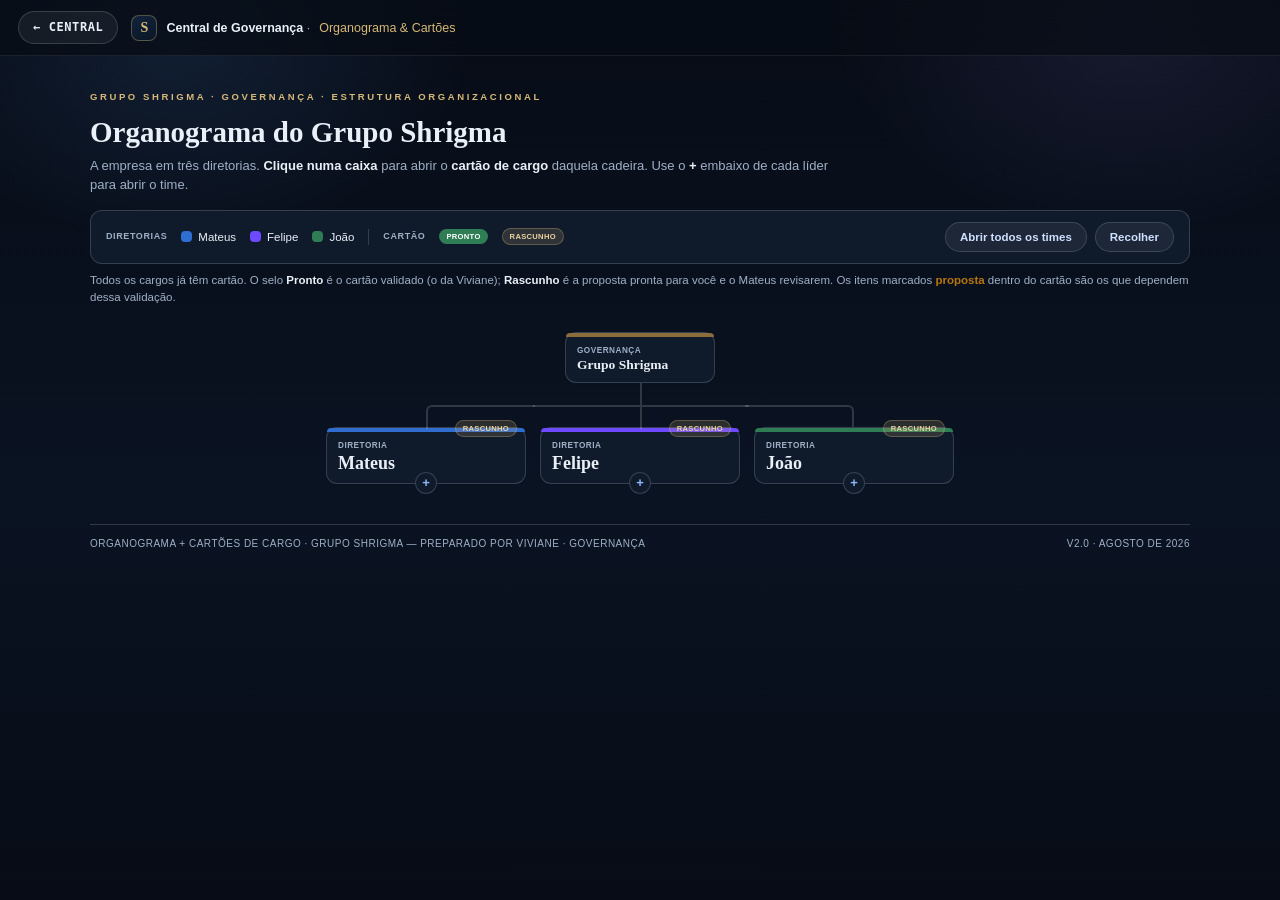
<file: organograma.html>
<!DOCTYPE html>
<html lang="pt-BR"><head><meta charset="utf-8">
<meta name="viewport" content="width=device-width, initial-scale=1">
<title>Organograma · Grupo Shrigma</title>
<style>
  :root{
    --ink:#1b2431; --navy:#25405f; --gold:#8a6d3b; --mut:#6b7480;
    --line:#dce3ec; --box:#f2f5f9; --boxln:#dfe5ec; --bg:#eef2f7; --card:#fff;
    --mateus:#2f6dd0;  --mateusbg:#eaf1fc;
    --felipe:#6d4aff;  --felipebg:#efeaff;
    --joao:#2f7d54;    --joaobg:#e6f3ec;
    --dir:#8a6d3b;     --dirbg:#f6efda;
    --ok:#2f7d54; --okbg:#e6f3ec; --okln:#bfe0cd;
    --cri:#b8760f; --cribg:#fff4e0; --criln:#f0d8ac;
    --res:#8a6d3b; --resbg:#f3ecdd; --ala:#25507e; --alabg:#e7eef6; --grd:#5b6472; --grdbg:#eceef2; --green:#2f7d54;
  }
  *{box-sizing:border-box;margin:0;padding:0}
  body{font-family:-apple-system,BlinkMacSystemFont,'Segoe UI',Helvetica,Arial,sans-serif;color:var(--ink);background:var(--bg);font-size:13px;line-height:1.45;-webkit-font-smoothing:antialiased}
  .wrap{max-width:100%;margin:0 auto;padding:24px 20px 40px}

  header{max-width:1100px;margin:0 auto}
  .over{font-size:9.5px;letter-spacing:2.6px;font-weight:700;color:var(--gold);text-transform:uppercase}
  h1{font-family:Georgia,'Times New Roman',serif;font-size:29px;font-weight:700;color:var(--ink);margin:7px 0 4px}
  .sub{color:var(--mut);font-size:13px;max-width:760px}
  .sub b{color:var(--ink)}

  .bar{max-width:1100px;margin:15px auto 0;display:flex;flex-wrap:wrap;align-items:center;gap:8px 14px;padding:11px 15px;background:var(--card);border:1px solid var(--line);border-radius:12px}
  .bar .lgt{font-weight:800;font-size:9px;color:var(--mut);text-transform:uppercase;letter-spacing:.6px}
  .lg{display:flex;align-items:center;gap:6px;font-size:11.5px;color:var(--ink)}
  .dot{width:11px;height:11px;border-radius:4px;display:inline-block}
  .sep{width:1px;height:16px;background:var(--line)}
  .btn{margin-left:auto;display:flex;gap:8px}
  button.ctl{font:inherit;font-size:11.5px;font-weight:600;color:var(--navy);background:var(--box);border:1px solid var(--boxln);border-radius:20px;padding:6px 14px;cursor:pointer;transition:.12s}
  button.ctl:hover{background:#e7edf5;border-color:#c9d4e0}
  .hint{max-width:1100px;margin:8px auto 0;font-size:11.5px;color:var(--mut)}
  .hint b{color:var(--ink)}

  /* ---------- ÁRVORE (organograma) ---------- */
  .scroller{overflow-x:auto;padding:26px 10px 20px;-webkit-overflow-scrolling:touch}
  .tree{display:inline-block;min-width:100%;text-align:center}
  .tree ul{display:flex;justify-content:center;padding-top:22px;position:relative}
  .tree li{list-style:none;position:relative;padding:22px 7px 0;text-align:center}
  /* conectores */
  .tree li::before,.tree li::after{content:'';position:absolute;top:0;right:50%;border-top:2px solid var(--line);width:50%;height:22px}
  .tree li::after{right:auto;left:50%;border-left:2px solid var(--line)}
  .tree li:only-child::before,.tree li:only-child::after{display:none}
  .tree li:only-child{padding-top:0}
  .tree li:first-child::before,.tree li:last-child::after{border:0 none}
  .tree li:last-child::before{border-right:2px solid var(--line);border-radius:0 6px 0 0}
  .tree li:first-child::after{border-radius:6px 0 0 0}
  .tree ul ul::before{content:'';position:absolute;top:0;left:50%;border-left:2px solid var(--line);width:0;height:22px}
  .tree>ul{padding-top:0}
  .tree>ul>li:only-child::before,.tree>ul>li:only-child::after{display:none}

  /* nós */
  .node{display:inline-block;vertical-align:top;border:1px solid var(--line);border-radius:11px;background:var(--card);
        min-width:150px;max-width:190px;box-shadow:0 1px 2px rgba(20,30,50,.05);position:relative;cursor:pointer;transition:.12s;text-align:left}
  .node:hover{box-shadow:0 4px 14px rgba(20,30,50,.13);transform:translateY(-1px)}
  .node .body{padding:9px 11px}
  .node .role{font-size:8.2px;letter-spacing:.5px;text-transform:uppercase;font-weight:700;color:var(--mut);line-height:1.2}
  .node .name{font-size:13.5px;font-weight:700;color:var(--ink);line-height:1.18;margin-top:2px}
  .node .marca{display:inline-block;font-size:8px;font-weight:700;letter-spacing:.2px;padding:1px 6px;border-radius:20px;margin-top:4px;background:var(--box);color:var(--mut);border:1px solid var(--boxln)}
  .node .marca.aristo{background:#f6efda;color:#8a6d3b;border-color:#e6d5a8}
  .node .marca.fish{background:#e7eef6;color:#25507e;border-color:#c9dcef}
  /* faixa de cor por ramo no topo do nó */
  .node.top{border-top:none}
  .node .cap{height:4px;border-radius:11px 11px 0 0}
  .node.r-dir .cap{background:var(--dir)} .node.r-mateus .cap{background:var(--mateus)}
  .node.r-felipe .cap{background:var(--felipe)} .node.r-joao .cap{background:var(--joao)}
  /* diretoria e diretores maiores */
  .node.lvl-dir{min-width:200px;max-width:240px}
  .node.lvl-dir .name{font-family:Georgia,serif;font-size:18px}
  .node.lvl-dir2{min-width:180px;max-width:210px}
  .node.lvl-dir2 .name{font-size:16px}
  .node.lvl-exec{min-width:118px;max-width:150px;background:var(--box)}
  .node.lvl-exec .name{font-size:12px}
  .node.vago .name{color:var(--mut);font-weight:600}

  /* selo cartão */
  .cbadge{position:absolute;top:-8px;right:8px;font-size:7.6px;font-weight:800;letter-spacing:.3px;text-transform:uppercase;padding:2px 7px;border-radius:20px;pointer-events:none}
  .cbadge.pronto{background:var(--ok);color:#fff}
  .cbadge.criar{background:var(--cribg);color:var(--cri);border:1px solid var(--criln)}

  /* expander de ramo (time) */
  .exp{position:absolute;bottom:-11px;left:50%;transform:translateX(-50%);z-index:3;
       width:22px;height:22px;border-radius:50%;background:var(--card);border:1.5px solid var(--line);
       color:var(--navy);font-weight:800;font-size:13px;line-height:0;display:flex;align-items:center;justify-content:center;cursor:pointer;transition:.12s}
  .exp:hover{background:var(--navy);color:#fff;border-color:var(--navy)}
  li.collapsed>ul{display:none}
  li.collapsed>.node .exp .p{display:inline}
  li:not(.collapsed)>.node .exp .p{display:none}
  .exp .p::after{content:'+'} .exp .m::after{content:'–'}
  li.collapsed>.node .exp .m{display:none}
  li:not(.collapsed)>.node .exp .m{display:inline}

  /* ---------- MODAL (cartão) ---------- */
  .overlay{position:fixed;inset:0;background:rgba(20,30,45,.55);backdrop-filter:blur(2px);display:none;align-items:flex-start;justify-content:center;z-index:50;padding:26px 16px;overflow-y:auto}
  .overlay.on{display:flex}
  .modal{background:#fff;max-width:820px;width:100%;border-radius:14px;box-shadow:0 20px 60px rgba(0,0,0,.3);overflow:hidden;animation:pop .16s ease}
  @keyframes pop{from{transform:translateY(8px);opacity:.6}to{transform:none;opacity:1}}
  .mclose{position:sticky;top:0;float:right;margin:10px 12px 0 0;z-index:5;background:var(--box);border:1px solid var(--boxln);border-radius:50%;width:30px;height:30px;font-size:17px;color:var(--navy);cursor:pointer;line-height:0}
  .mclose:hover{background:#e5ebf3}
  .cpad{padding:26px 30px 30px}
  .c-over{font-size:9px;letter-spacing:2px;font-weight:700;color:var(--gold);text-transform:uppercase}
  .c-h1{font-family:Georgia,serif;font-size:24px;font-weight:700;margin:6px 0 3px}
  .c-sub{color:var(--mut);font-size:12px}
  .c-sub b{color:var(--ink)}
  .c-top{display:flex;flex-wrap:wrap;border:1px solid var(--boxln);border-radius:9px;margin:15px 0 4px;overflow:hidden}
  .c-top .c{flex:1;min-width:33%;padding:10px 13px}
  .c-top .c+.c{border-left:1px solid var(--boxln)}
  .c-top .l{font-size:8.4px;letter-spacing:1.2px;text-transform:uppercase;color:var(--mut);font-weight:700;margin-bottom:3px}
  .c-top .val{font-size:11.4px;color:var(--ink)}
  .c-sec{display:flex;align-items:baseline;gap:10px;margin:20px 0 9px;padding-bottom:5px;border-bottom:2px solid var(--navy)}
  .c-sec .t{font-size:11px;font-weight:800;letter-spacing:.7px;color:var(--navy);text-transform:uppercase}
  .c-sec .f{margin-left:auto;font-size:8.6px;letter-spacing:.8px;color:var(--mut);text-transform:uppercase}
  .card{border:1px solid var(--line);border-radius:10px;overflow:hidden}
  .row{display:flex;border-top:1px solid var(--line)}
  .row:first-child{border-top:none}
  .row .k{width:30%;padding:10px 12px;background:var(--box);font-weight:700;color:var(--navy);font-size:10.6px}
  .row .k .kk{display:block;font-size:8px;letter-spacing:.8px;color:var(--mut);font-weight:700;text-transform:uppercase;margin-top:3px}
  .row .v{flex:1;padding:10px 13px;font-size:12px}
  .item{margin:2px 0 6px;padding-left:19px;position:relative}
  .item:last-child{margin-bottom:2px}
  .item .n{position:absolute;left:0;top:0;color:var(--gold);font-weight:800}
  .foco{color:var(--green);font-weight:800;font-size:9.6px;letter-spacing:.3px}
  .fronteira{background:var(--box);border-left:3px solid var(--gold);border-radius:0 8px 8px 0;padding:10px 13px;margin:9px 0 2px;font-size:11.6px}
  .fronteira b{color:var(--gold)}
  .supremo{background:var(--dirbg);border-left:3px solid var(--gold);border-radius:0 8px 8px 0;padding:11px 14px;margin:16px 0 4px;font-size:12px}
  .kpi{margin-top:11px}
  .kpi .lab{display:flex;align-items:center;gap:8px;margin-bottom:5px;flex-wrap:wrap}
  .kpi .lab .id{font-size:9.6px;font-weight:800;letter-spacing:1px;color:var(--navy);text-transform:uppercase}
  .pill{font-size:8.2px;font-weight:800;letter-spacing:.6px;text-transform:uppercase;padding:2px 8px;border-radius:20px}
  .p-res{background:var(--resbg);color:var(--res)} .p-ala{background:var(--alabg);color:var(--ala)} .p-grd{background:var(--grdbg);color:var(--grd)}
  .proposta{display:inline-block;font-size:8.4px;font-weight:800;letter-spacing:.4px;text-transform:uppercase;color:var(--cri);background:var(--cribg);border:1px solid var(--criln);padding:2px 8px;border-radius:20px;margin-left:8px;vertical-align:middle}
  .quem{font-size:11px;color:var(--mut);margin-top:4px}
  .quem b{color:var(--ink)}
  .c-foot{display:flex;margin-top:20px;padding-top:10px;border-top:1px solid var(--line);color:var(--mut);font-size:8.6px;letter-spacing:.7px;text-transform:uppercase}
  .c-foot .r{margin-left:auto}

  .pagefoot{max-width:1100px;margin:20px auto 0;padding-top:12px;border-top:1px solid var(--line);color:var(--mut);font-size:10px;letter-spacing:.5px;text-transform:uppercase;display:flex;flex-wrap:wrap;gap:8px}
  .pagefoot .r{margin-left:auto}
  @media(max-width:640px){.c-top .c{min-width:100%;border-left:none!important;border-top:1px solid var(--boxln)}.c-top .c:first-child{border-top:none}}
  /* ===== Central de Governança · tema escuro + barra ===== */
  body{ background:
    radial-gradient(38% 38% at 14% 4%, rgba(90,162,255,.12), transparent 60%),
    radial-gradient(38% 38% at 88% 3%, rgba(169,139,255,.10), transparent 60%),
    linear-gradient(180deg,#070c16,#0a1322 55%,#070c16) !important;
    background-attachment:fixed !important; padding-top:66px !important; }
  .gv-top{position:fixed;top:0;left:0;right:0;z-index:100;display:flex;align-items:center;gap:13px;
    padding:11px 18px;background:rgba(8,13,22,.72);backdrop-filter:blur(14px);-webkit-backdrop-filter:blur(14px);
    border-bottom:1px solid rgba(255,255,255,.08)}
  .gv-back{display:inline-flex;align-items:center;gap:7px;text-decoration:none;font-family:ui-monospace,Menlo,Consolas,monospace;
    font-size:12px;font-weight:600;letter-spacing:.6px;text-transform:uppercase;color:#eaf0f8;background:rgba(255,255,255,.06);
    border:1px solid rgba(255,255,255,.15);padding:7px 14px;border-radius:22px;transition:.15s}
  .gv-back:hover{background:rgba(255,255,255,.12);border-color:rgba(216,185,120,.55);color:#fff}
  .gv-brand{display:flex;align-items:center;gap:9px;font-size:12.5px;color:#9fb0c6;min-width:0}
  .gv-brand .cr{width:26px;height:26px;flex:none;border-radius:8px;display:flex;align-items:center;justify-content:center;
    background:linear-gradient(160deg,#12233c,#0a1626);border:1px solid rgba(216,185,120,.35);color:#d8b978;font-family:Georgia,serif;font-weight:700;font-size:14px}
  .gv-brand b{color:#eaf0f8;font-weight:700} .gv-brand .pg{color:#d8b978;white-space:nowrap;overflow:hidden;text-overflow:ellipsis}
  @media(max-width:600px){.gv-brand .sys{display:none}}
  :root{ --ink:#eaf0f8; --navy:#8fb6ff; --gold:#d8b978; --mut:#9fb0c6; --line:rgba(255,255,255,.16);
    --box:rgba(255,255,255,.06); --boxln:rgba(255,255,255,.14); --bg:#0a1322; --card:#0f1a2b; --dirbg:rgba(216,185,120,.14); }
  .scroller .node{background:#0f1a2b}
  .node.lvl-exec{background:rgba(255,255,255,.045)}
  .modal{background:#0f1a2b!important}
  .mclose{background:rgba(255,255,255,.08);color:#eaf0f8} .mclose:hover{background:rgba(255,255,255,.16)!important}
  button.ctl{background:rgba(255,255,255,.06);color:#cfe0ff} button.ctl:hover{background:rgba(255,255,255,.12)!important;border-color:rgba(216,185,120,.4)}
  .marca{background:rgba(255,255,255,.06);color:#9fb0c6;border-color:rgba(255,255,255,.14)}
  .marca.aristo{background:rgba(216,185,120,.16)!important;color:#e8d2a0!important;border-color:rgba(216,185,120,.32)!important}
  .marca.fish{background:rgba(90,162,255,.16)!important;color:#9cc4ff!important;border-color:rgba(90,162,255,.32)!important}
  .p-res{background:rgba(216,185,120,.16)!important;color:#e8d2a0!important}
  .p-ala{background:rgba(90,162,255,.16)!important;color:#9cc4ff!important}
  .p-grd{background:rgba(255,255,255,.08)!important;color:#c3ccd8!important}
  .cbadge.criar{background:rgba(216,185,120,.16);color:#e8d2a0;border-color:rgba(216,185,120,.3)}
</style></head>
<body>
<div class="gv-top">
  <a class="gv-back" href="index.html">← Central</a>
  <div class="gv-brand"><span class="cr">S</span><span class="sys"><b>Central de Governança</b> · </span><span class="pg">Organograma &amp; Cartões</span></div>
</div>
<div class="wrap">
  <header>
    <div class="over">Grupo Shrigma · Governança · Estrutura Organizacional</div>
    <h1>Organograma do Grupo Shrigma</h1>
    <div class="sub">A empresa em três diretorias. <b>Clique numa caixa</b> para abrir o <b>cartão de cargo</b> daquela cadeira. Use o <b>+</b> embaixo de cada líder para abrir o time.</div>
  </header>

  <div class="bar">
    <span class="lgt">Diretorias</span>
    <span class="lg"><span class="dot" style="background:var(--mateus)"></span>Mateus</span>
    <span class="lg"><span class="dot" style="background:var(--felipe)"></span>Felipe</span>
    <span class="lg"><span class="dot" style="background:var(--joao)"></span>João</span>
    <span class="sep"></span>
    <span class="lgt">Cartão</span>
    <span class="lg"><span class="cbadge pronto" style="position:static">Pronto</span></span>
    <span class="lg"><span class="cbadge criar" style="position:static">Rascunho</span></span>
    <span class="btn">
      <button class="ctl" onclick="expandAll(true)">Abrir todos os times</button>
      <button class="ctl" onclick="expandAll(false)">Recolher</button>
    </span>
  </div>
  <div class="hint">Todos os cargos já têm cartão. O selo <b>Pronto</b> é o cartão validado (o da Viviane); <b>Rascunho</b> é a proposta pronta para você e o Mateus revisarem. Os itens marcados <span style="color:var(--cri);font-weight:700">proposta</span> dentro do cartão são os que dependem dessa validação.</div>

  <div class="scroller">
    <div class="tree" id="tree"></div>
  </div>

  <div class="pagefoot">
    <span>Organograma + Cartões de Cargo · Grupo Shrigma — preparado por Viviane · Governança</span>
    <span class="r">v2.0 · Agosto de 2026</span>
  </div>
</div>

<div class="overlay" id="overlay" onclick="if(event.target===this)closeCartao()">
  <div class="modal">
    <button class="mclose" onclick="closeCartao()">×</button>
    <div class="cpad" id="cpad"></div>
  </div>
</div>

<script>
/* =========================================================
   CARTÕES DE CARGO  (deduplicados por CARGO, não por pessoa)
   status:"pronto" = validado · "criar" = rascunho para revisar
   Itens com proposta:true dependem de validação com Mateus/Ivan
   ========================================================= */
const CARGOS = {

/* ---------- DIRETORIA ---------- */
"dir-comercial":{status:"criar",ramo:"mateus",cargo:"Diretoria — Comercial, Performance e Criativo",frente:"Diretoria",respondeA:"Sociedade / Diretoria",
 missao:"Fazer o grupo crescer com performance — comandar aquisição (criativo e tráfego), venda (B2B e marketplace) e o motor administrativo-financeiro, com qualidade, números e pessoas em cada frente.",
 escopo:[
  {t:"Aquisição & criativo",d:"O Aristocrata e Fishermans — criativo e performance."},
  {t:"Vendas",d:"B2B (Leandro) e Marketplace (Uri)."},
  {t:"Tráfego / mídia paga",d:"escala da aquisição (Pedro)."},
  {t:"Administrativo & Financeiro",d:"a frente que sustenta o resto (Larissa)."},
  {t:"Governança do time",d:"weeklys, 1:1 e metas das frentes comerciais."}],
 fronteira:"Não é dono da operação física (produção, despacho, supply — João) nem da marca/experiência/produto (Felipe). Dirige pelos 3 polos (qualidade, números, pessoas) — não executa.",
 supremo:"Crescimento com margem — faturamento e margem de contribuição das frentes comerciais.",
 alcadas:{n1:"Metas e prioridades das frentes comerciais; aprovar campanhas e verbas dentro do orçamento.",n2:"Ajustar estrutura do time comercial; redirecionar verba entre canais.",n3:"Mudar orçamento global; abrir/fechar canal ou marca; contratar/desligar liderança."},
 kpis:[
  {nome:"Faturamento do grupo (frentes comerciais)",tipo:"res",meta:"a definir",freq:"mensal",proposta:true},
  {nome:"Margem de contribuição",tipo:"res",meta:"a definir",freq:"mensal",proposta:true},
  {nome:"Cadência de governança (weeklys/1:1 com ata)",tipo:"grd",meta:"100%",freq:"semanal"}],
 quem:"Mateus"},

"dir-marca":{status:"criar",ramo:"felipe",cargo:"Diretoria — Marca, Experiência e Produto",frente:"Diretoria",respondeA:"Sociedade / Diretoria",
 missao:"Cuidar da marca, da experiência do cliente e do produto — influência, atendimento, conteúdo orgânico, P&D e compras — para que percepção e experiência sustentem o crescimento.",
 escopo:[
  {t:"Influência & afiliados",d:"parcerias que geram alcance e venda (Marcela)."},
  {t:"Atendimento (CS/CX)",d:"Fishermans e O Aristocrata (Samuel)."},
  {t:"Conteúdo orgânico",d:"as duas marcas (Julia e Julia R.)."},
  {t:"Produto & compras",d:"P&D e compras/insumo de marca."},
  {t:"Design de marca",d:"identidade e peças institucionais."}],
 fronteira:"Não é dono da aquisição paga/venda (Mateus) nem da operação física (João). Cuida da marca e da experiência, não do funil de performance.",
 supremo:"Saúde da marca e da experiência — reputação/CSAT e crescimento do orgânico.",
 alcadas:{n1:"Diretrizes de marca; prioridades de conteúdo e atendimento; parcerias dentro do orçamento.",n2:"Ajustar times de marca/CX; calendário de conteúdo.",n3:"Lançar produto novo; mudar posicionamento; orçamento global."},
 kpis:[
  {nome:"CSAT / reputação do atendimento",tipo:"res",meta:"a definir",freq:"mensal",proposta:true},
  {nome:"Crescimento do orgânico (alcance/engajamento)",tipo:"res",meta:"a definir",freq:"mensal",proposta:true},
  {nome:"Parcerias/afiliados gerando receita",tipo:"ala",meta:"a definir",freq:"mensal",proposta:true}],
 quem:"Felipe"},

"dir-operacoes":{status:"criar",ramo:"joao",cargo:"Diretoria — Operações",frente:"Diretoria",respondeA:"Sociedade / Diretoria",
 missao:"Garantir que o produto seja produzido, tenha insumo e chegue ao cliente no prazo e no custo — supply chain, produção e despacho com previsibilidade.",
 escopo:[
  {t:"Supply chain & estoque",d:"comprar e ter insumo sem ruptura."},
  {t:"Produção",d:"fazer no prazo, volume e padrão (Juliana)."},
  {t:"Despacho / expedição",d:"entregar certo e no prazo das duas marcas (Alexandre)."},
  {t:"Serviços & infra",d:"transporte e escritório."}],
 fronteira:"Não é dono do que vender ou de como comunicar (Mateus/Felipe). Dono de fazer, ter e entregar — não da demanda.",
 supremo:"Pedidos entregues no prazo com custo sob controle (OTIF).",
 alcadas:{n1:"Prioridade de produção/despacho; gestão de estoque e equipe operacional.",n2:"Ajustar turnos, fluxo e fornecedores dentro do orçamento.",n3:"Investimento em capacidade; troca estrutural de fornecedor; orçamento operacional."},
 kpis:[
  {nome:"OTIF — pedidos entregues no prazo",tipo:"res",meta:"a definir",freq:"semanal",proposta:true},
  {nome:"Ruptura de estoque",tipo:"grd",meta:"≤ meta",freq:"semanal",proposta:true},
  {nome:"Custo / produtividade da produção",tipo:"ala",meta:"a definir",freq:"mensal",proposta:true}],
 quem:"João"},

/* ---------- GESTÃO · ramo Mateus ---------- */
"gestor-b2b":{status:"criar",ramo:"mateus",cargo:"Gestor de B2B",frente:"Frente comercial · B2B",respondeA:"Mateus",
 missao:"Construir e liderar uma rede de revendedores que recompra — receita recorrente de alta margem, feita pelo time, não por desconto.",
 escopo:[
  {t:"Rede de revendedores",d:"prospecção → ativação → recompra."},
  {t:"Time de vendas",d:"rotina, meta e coaching dos vendedores."},
  {t:"Funil",d:"leads e ligações (conversão, ciclo, custo)."},
  {t:"Política comercial B2B",d:"dentro da margem definida."}],
 fronteira:"Não define preço/margem fora da política (N3) nem cuida do marketplace (Uri). Vende pelo time, não no lugar dele.",
 supremo:"Faturamento total do canal B2B.",
 alcadas:{n1:"Rotina e meta do time; abordagem comercial; priorização de carteira.",n2:"Ajustar script/política dentro da margem; remanejar carteira.",n3:"Mudar tabela de preço/margem; contratar/desligar vendedor."},
 kpis:[
  {nome:"Faturamento total do canal",tipo:"res",meta:"≥ R$ 250 mil",freq:"semanal"},
  {nome:"% do time de vendas na meta",tipo:"ala",meta:"≥ 75% batendo meta individual",freq:"semanal"},
  {nome:"Recompra / receita recorrente",tipo:"res",meta:"a definir",freq:"mensal",proposta:true}],
 quem:"Leandro"},

"estrategista-criativo":{status:"criar",ramo:"mateus",cargo:"Estrategista Criativo",frente:"Uma conta cada — Jorge (Fishermans) · Sabrina (O Aristocrata)",respondeA:"Mateus",
 missao:"Transformar leitura de público e de dados em criativos que conquistam clientes novos — e que o tráfego consegue escalar.",
 escopo:[
  {t:"Estratégia criativa da conta",d:"ângulos, ofertas e linha."},
  {t:"Time criativo",d:"copy, edição, design e filmmaker."},
  {t:"Volume e acerto",d:"criativos novos/semana e vencedores."},
  {t:"Leitura de dados",d:"aquisição, junto ao tráfego."}],
 fronteira:"Não gere a verba/tráfego (Pedro) nem o orgânico (conteúdo). Dono do criativo de aquisição, não da mídia.",
 supremo:"Receita de cliente novo puxada por criativo.",
 alcadas:{n1:"Linha criativa; priorização da fila; distribuição do time.",n2:"Testar novos formatos/ângulos; ajustar processo do time.",n3:"Mudar posicionamento da marca; orçamento de produção."},
 kpis:[
  {nome:"Criativos novos no ar / semana",tipo:"ala",meta:"meta por conta",freq:"semanal"},
  {nome:"Vencedores novos (semana + mês)",tipo:"res",meta:"bater o período anterior",freq:"semanal"},
  {nome:"Receita de cliente novo",tipo:"res",meta:"bater o período anterior",freq:"semana + mês"},
  {nome:"ROAS 7d-click de cliente novo",tipo:"res",meta:"≥ média das últimas 4 semanas",freq:"semanal"},
  {nome:"Frequência em cold",tipo:"grd",meta:"< 4 em 15 dias",freq:"quinzenal"}],
 quem:"Jorge (Fishermans) e Sabrina (O Aristocrata) — mesmo cartão, uma conta cada."},

"gestor-trafego":{status:"criar",ramo:"mateus",cargo:"Gestor de Tráfego",frente:"Frente de performance",respondeA:"Mateus",
 missao:"Escalar a aquisição paga com eficiência — transformar verba em cliente novo ao menor custo possível, sem furar os guardrails de frequência e margem.",
 escopo:[
  {t:"Mídia paga",d:"Meta/Google das duas marcas."},
  {t:"Estrutura de campanhas",d:"e distribuição da verba diária."},
  {t:"Performance com criativos",d:"leitura junto aos estrategistas."},
  {t:"Eficiência",d:"CAC e ROAS de aquisição."}],
 fronteira:"Não produz criativo (estrategistas) nem define a verba total (N3). Dono de como e onde o dinheiro roda, não de quanto existe.",
 supremo:"CAC de cliente novo na meta com volume crescente.",
 alcadas:{n1:"Estrutura de campanha; distribuição diária da verba; pausar/escalar.",n2:"Testar canais/estratégias de lance dentro do orçamento.",n3:"Mudar orçamento total de mídia; abrir canal novo."},
 kpis:[
  {nome:"CAC de cliente novo",tipo:"res",meta:"na meta",freq:"semanal",proposta:true},
  {nome:"ROAS de aquisição",tipo:"res",meta:"na meta",freq:"semanal",proposta:true},
  {nome:"% da verba em criativos novos",tipo:"ala",meta:"na meta",freq:"semanal",proposta:true}],
 quem:"Pedro"},

"gestor-marketplace":{status:"criar",ramo:"mateus",cargo:"Gestor de Marketplace",frente:"Frente comercial · Marketplace",respondeA:"Mateus",
 missao:"Crescer o marketplace como receita incremental de alta margem — sem furar paridade, sem derrubar reputação e sem aumentar a dependência de ads.",
 escopo:[
  {t:"Canais de marketplace",d:"anúncios, preço e paridade."},
  {t:"Margem do canal",d:"margem de contribuição (R$)."},
  {t:"Estoque no Full",d:"cobertura 15–30 dias."},
  {t:"Reputação & ads",d:"do canal."}],
 fronteira:"Não define preço fora da política nem cuida do B2B (Leandro). Dono do canal, não da política de preço global (N3).",
 supremo:"Margem de contribuição (R$) do canal.",
 alcadas:{n1:"Anúncios; preço dentro da política; gestão de estoque no Full.",n2:"Abrir/ajustar campanhas do canal; testar novos anúncios.",n3:"Furar paridade; mudar política de preço; abrir novo marketplace."},
 kpis:[
  {nome:"Margem de contribuição do canal",tipo:"res",meta:"bater o período anterior",freq:"semanal"},
  {nome:"TACOS do canal",tipo:"grd",meta:"≤ teto%, tendência de queda",freq:"semanal"},
  {nome:"Cobertura de estoque no Full",tipo:"grd",meta:"15–30 dias",freq:"semanal"}],
 quem:"Uri"},

"diretora-administrativa":{status:"criar",ramo:"mateus",cargo:"Diretora Administrativa",frente:"Administrativo · Financeiro · RH",respondeA:"Mateus",
 missao:"Dar à empresa uma leitura confiável e no prazo da saúde financeira — e manter o administrativo (financeiro + RH) rodando sem ponto cego.",
 escopo:[
  {t:"Financeiro",d:"fluxo de caixa, DRE, contas."},
  {t:"Controladoria",d:"orçado vs realizado, margem."},
  {t:"Administrativo & RH",d:"com a Ana M."},
  {t:"Comunicação com o Mateus",d:"ritual fixo e bidirecional."}],
 fronteira:"Não define metas de negócio das áreas (só reporta) nem gasta fora do orçamento. Dona do número financeiro, não da decisão comercial.",
 supremo:"Saúde financeira lida no prazo — DRE e fluxo de caixa confiáveis e pontuais.",
 alcadas:{n1:"Rotina financeira; cobrança; organização do administrativo.",n2:"Ajustar processos financeiros; calendário de fechamento.",n3:"Política de crédito; investimentos; contratações."},
 kpis:[
  {nome:"Fluxo de caixa / saldo projetado",tipo:"res",meta:"no prazo",freq:"quinzenal"},
  {nome:"Margem / lucratividade (DRE)",tipo:"res",meta:"fechado no mês",freq:"mensal"},
  {nome:"Inadimplência",tipo:"grd",meta:"≤ meta",freq:"mensal",proposta:true},
  {nome:"Orçado vs realizado",tipo:"ala",meta:"dentro da faixa",freq:"mensal",proposta:true}],
 quem:"Larissa (Gabrielle no financeiro, Ana M. no RH)"},

"gestao-projetos":{status:"pronto",ramo:"mateus",cargo:"Gestão de Projetos",frente:"Frente corporativa · Governança",respondeA:"Mateus",
 missao:"Garantir que a operação do grupo rode nos padrões — que reuniões, cronogramas, compromissos e processos aconteçam e sejam cumpridos —, conectando as pessoas certas e cobrando o que não anda.",
 escopo:[
  {t:"Governança & cadências",d:"weeklys, atas, 1:1 dos diretores, compromissos cobrados."},
  {t:"Processos & governança",d:"que SOPs e processos existam, sejam seguidos e atualizados; painel de aderência.",foco:true},
  {t:"Indicadores & performance",d:"que cada área acompanhe seus KPIs no padrão.",foco:true},
  {t:"Projetos com cronograma",d:"cronograma, pessoas, documentação e follow-up."},
  {t:"Estruturação",d:"rastreamento de tempo, cartões de cargo, dashboard."}],
 fronteira:"Não é dona do orçamento/custo dos projetos, dos números de negócio das áreas (faturamento, ROAS, margem) nem da execução das áreas (o “como fazer” é do líder).",
 supremo:"Taxa de compromissos cumpridos no prazo — o combinado acontece.",
 alcadas:{n1:"Cadência e formato de reuniões/atas; auditar aderência a SOPs; montar cronogramas; cobrar compromissos; padrão de rastreamento de tempo.",n2:"Ajustar processos/SOPs entre áreas; propor e ajustar o painel e indicadores; remanejar prazos dentro do escopo.",n3:"Mudar orçamento/custo de projeto; mexer em metas de negócio; contratar/desligar; mudar a estrutura de governança."},
 kpis:[
  {nome:"Compromissos cumpridos no prazo",tipo:"res",meta:"≥ 90%",freq:"semanal"},
  {nome:"Projetos com cronograma no prazo",tipo:"res",meta:"≥ 85%",freq:"por projeto"},
  {nome:"Aderência a padrões (SOPs/ata) pelos líderes",tipo:"ala",meta:"≥ 90%",freq:"semanal",foco:"Processos & governança"},
  {nome:"Áreas acompanhando os próprios KPIs no padrão",tipo:"ala",meta:"a definir",freq:"mensal",foco:"Indicadores & performance"},
  {nome:"Cadência de governança realizada (com ata)",tipo:"grd",meta:"100%",freq:"semanal"}],
 quem:"Viviane"},

/* ---------- GESTÃO · ramo Felipe ---------- */
"gestao-influencia":{status:"criar",ramo:"felipe",cargo:"Gestão de Influência & Afiliados",frente:"Frente de marca",respondeA:"Felipe",
 missao:"Crescer a marca e a receita por meio de influenciadores e afiliados — parcerias que geram alcance qualificado e venda, com custo sob controle.",
 escopo:[
  {t:"Estratégia de influência",d:"das duas marcas."},
  {t:"Programa de afiliados",d:"recrutamento e ativação."},
  {t:"Parcerias",d:"prospecção e negociação."},
  {t:"Mensuração",d:"alcance → venda."}],
 fronteira:"Não gere mídia paga (Pedro) nem o orgânico próprio (conteúdo). Dona das parcerias externas, não da conta própria.",
 supremo:"Receita/alcance gerado por parcerias vs. investimento.",
 alcadas:{n1:"Escolha de parceiros; briefing; calendário de campanhas.",n2:"Negociar contrapartidas dentro do orçamento; testar formatos.",n3:"Contratos de longo prazo; orçamento total de influência."},
 kpis:[
  {nome:"Receita atribuída a afiliados/influência",tipo:"res",meta:"a definir",freq:"mensal",proposta:true},
  {nome:"Parcerias ativas no período",tipo:"ala",meta:"a definir",freq:"mensal",proposta:true},
  {nome:"Custo por resultado (parceria)",tipo:"grd",meta:"≤ teto",freq:"mensal",proposta:true}],
 quem:"Marcela (com Manuela)"},

"cs-cx":{status:"criar",ramo:"felipe",cargo:"CS · CX (Atendimento)",frente:"Frente de experiência",respondeA:"Felipe",
 missao:"Garantir uma experiência de atendimento que resolve, retém e protege a reputação das duas marcas — pré e pós-venda.",
 escopo:[
  {t:"Atendimento das duas marcas",d:"Fishermans e O Aristocrata, com líderes."},
  {t:"Padrão & SLA",d:"tempo e qualidade de resposta."},
  {t:"Reputação",d:"marketplaces e redes."},
  {t:"Voz do cliente",d:"feedback → produto/operação."}],
 fronteira:"Não decide produto/estorno fora da política (escala) nem faz venda ativa. Dono da experiência de atendimento, não da política comercial.",
 supremo:"CSAT / reputação com SLA cumprido.",
 alcadas:{n1:"Rotina e escala; padrão de resposta; priorização.",n2:"Ajustar SLA/scripts; redistribuir times.",n3:"Política de estorno/troca; contratações."},
 kpis:[
  {nome:"CSAT / nota de atendimento",tipo:"res",meta:"≥ meta",freq:"mensal",proposta:true},
  {nome:"Tempo de 1ª resposta (SLA)",tipo:"grd",meta:"≤ meta",freq:"semanal",proposta:true},
  {nome:"Reclamações resolvidas",tipo:"res",meta:"≥ meta",freq:"mensal",proposta:true}],
 quem:"Samuel (líderes: Maria — Fishermans; Vitória — O Aristocrata)"},

"conteudo-organico":{status:"criar",ramo:"felipe",cargo:"Conteúdo Orgânico",frente:"Uma conta cada — Julia (Fishermans) · Julia R. (O Aristocrata)",respondeA:"Felipe",
 missao:"Crescer a marca no orgânico — construir audiência e engajamento que sustentam a aquisição e a percepção da marca.",
 escopo:[
  {t:"Calendário & produção",d:"conteúdo orgânico da conta."},
  {t:"Linha editorial",d:"formatos e tom da marca."},
  {t:"Crescimento",d:"seguidores, alcance, engajamento."},
  {t:"Comunidade",d:"relação com a audiência."}],
 fronteira:"Não gere mídia paga (Pedro) nem parcerias (Marcela). Dona da conta orgânica da marca.",
 supremo:"Crescimento e engajamento do orgânico da conta.",
 alcadas:{n1:"Pauta, calendário, formatos e publicação.",n2:"Testar novos formatos/linhas; ajustar frequência.",n3:"Mudar posicionamento da marca no orgânico."},
 kpis:[
  {nome:"Crescimento de seguidores/alcance",tipo:"res",meta:"a definir",freq:"mensal",proposta:true},
  {nome:"Engajamento médio",tipo:"ala",meta:"a definir",freq:"semanal",proposta:true},
  {nome:"Volume publicado no calendário",tipo:"grd",meta:"100% do planejado",freq:"semanal",proposta:true}],
 quem:"Julia (Fishermans) e Julia R. (O Aristocrata) — mesmo cartão, uma conta cada."},

/* ---------- GESTÃO · ramo João ---------- */
"gerente-supply-chain":{status:"criar",ramo:"joao",cargo:"Gerente de Supply Chain",frente:"Operações · Suprimentos",respondeA:"João",
 missao:"Garantir insumo e estoque para produzir e vender sem ruptura e sem excesso — comprar certo, na hora certa, ao custo certo.",
 escopo:[
  {t:"Estoque & reposição",d:"níveis e giro."},
  {t:"Compras / fornecedores",d:"com o time de compras."},
  {t:"Logística de entrada",d:"recebimento e endereçamento."},
  {t:"Serviços & infra",d:"apoio ao escritório."}],
 fronteira:"Não decide o que produzir (produção/demanda) nem o mix de venda. Dono de ter o insumo, não da demanda.",
 supremo:"Ruptura zero com estoque enxuto.",
 alcadas:{n1:"Reposição; pedidos de compra dentro do orçamento; equipe de apoio.",n2:"Trocar/ajustar fornecedor dentro da política.",n3:"Contrato estrutural de fornecedor; investimento em estoque."},
 kpis:[
  {nome:"Ruptura de estoque",tipo:"grd",meta:"≤ meta",freq:"semanal",proposta:true},
  {nome:"Cobertura / giro de estoque",tipo:"res",meta:"na faixa",freq:"mensal",proposta:true},
  {nome:"Custo de compra vs. orçado",tipo:"ala",meta:"≤ orçado",freq:"mensal",proposta:true}],
 quem:"Cadeira em aberto — a definir"},

"encarregado-producao":{status:"criar",ramo:"joao",cargo:"Encarregada de Produção",frente:"Operações · Produção",respondeA:"João",
 missao:"Produzir no prazo, no volume e no padrão de qualidade — com a equipe de produção rodando de forma previsível.",
 escopo:[
  {t:"Programação de produção",d:"do dia e da semana."},
  {t:"Equipe",d:"mono, multi e finalização."},
  {t:"Qualidade",d:"padrão do produto."},
  {t:"Produtividade & perdas",d:"eficiência da linha."}],
 fronteira:"Não compra insumo (supply) nem despacha (Alexandre). Dona de fazer no padrão, não de ter ou entregar.",
 supremo:"Produção no prazo dentro do padrão de qualidade.",
 alcadas:{n1:"Programação diária; distribuição da equipe; padrão de qualidade.",n2:"Ajustar fluxo/turno dentro do plano.",n3:"Investimento em máquina/capacidade; contratação."},
 kpis:[
  {nome:"Produção no prazo (plano cumprido)",tipo:"res",meta:"≥ meta",freq:"semanal",proposta:true},
  {nome:"Perdas / retrabalho",tipo:"grd",meta:"≤ meta",freq:"semanal",proposta:true},
  {nome:"Produtividade por pessoa",tipo:"ala",meta:"a definir",freq:"mensal",proposta:true}],
 quem:"Juliana"},

"encarregado-despacho":{status:"criar",ramo:"joao",cargo:"Encarregado de Despacho",frente:"Operações · Expedição",respondeA:"João",
 missao:"Expedir os pedidos das duas marcas no prazo e sem erro — do pedido pronto à transportadora.",
 escopo:[
  {t:"Despacho das duas marcas",d:"Fishermans e O Aristocrata, com líderes."},
  {t:"Conferência & embalagem",d:"padrão de expedição."},
  {t:"Prazo",d:"tempo de expedição."},
  {t:"Erros de envio",d:"troca/extravio."}],
 fronteira:"Não produz (Juliana) nem atende o cliente (Samuel). Dono de entregar certo e no prazo.",
 supremo:"Pedidos expedidos no prazo sem erro.",
 alcadas:{n1:"Rotina e escala; priorização de pedidos.",n2:"Ajustar fluxo/transportadora dentro da política.",n3:"Troca estrutural de transportadora; investimento."},
 kpis:[
  {nome:"Pedidos expedidos no prazo",tipo:"res",meta:"≥ meta",freq:"diário/semanal",proposta:true},
  {nome:"Erros de envio (troca/extravio)",tipo:"grd",meta:"≤ meta",freq:"semanal",proposta:true},
  {nome:"Custo de frete/expedição",tipo:"ala",meta:"≤ orçado",freq:"mensal",proposta:true}],
 quem:"Alexandre (líderes: Ketlyn — Fishermans; Thainara — O Aristocrata)"},

/* ---------- EXECUÇÃO (versão enxuta) ---------- */
"vendedor-b2b":{status:"criar",ramo:"mateus",cargo:"Vendedor B2B",frente:"Time de vendas",respondeA:"Leandro (Gestor de B2B)",
 missao:"Vender e desenvolver a carteira de revendedores — gerar recompra de alta margem.",
 entregas:["Prospecção e ligações diárias","Fechamento e follow-up","Recompra da carteira","CRM atualizado"],
 fronteira:"Segue a política de preço/margem — não negocia fora dela.",
 kpis:[
  {nome:"Meta individual de faturamento",tipo:"res",meta:"na meta",freq:"semanal",proposta:true},
  {nome:"Ligações / dia",tipo:"ala",meta:"meta diária",freq:"diário",proposta:true},
  {nome:"Ciclo de fechamento",tipo:"grd",meta:"≤ meta",freq:"mensal",proposta:true}],
 quem:"Juliano, Ede, Guilherme, Vinicius e +1"},

"copywriter":{status:"criar",ramo:"mateus",cargo:"Copywriter",frente:"Time criativo",respondeA:"Estrategista Criativo da conta",
 missao:"Escrever criativos e textos que convertem, dentro da linha da conta.",
 entregas:["Roteiros e copies de criativos","Ganchos e variações para teste","Textos de campanha","Volume da fila criativa"],
 fronteira:"Segue a estratégia do Estrategista Criativo; não define verba/mídia.",
 kpis:[
  {nome:"Volume de copies entregues",tipo:"ala",meta:"meta da fila",freq:"semanal",proposta:true},
  {nome:"Copies em criativos vencedores",tipo:"res",meta:"a definir",freq:"mensal",proposta:true}],
 quem:"Diulia (Fishermans), Paulo (O Aristocrata)"},

"editor-video":{status:"criar",ramo:"mateus",cargo:"Editor de Vídeo",frente:"Time criativo",respondeA:"Estrategista Criativo da conta",
 missao:"Editar vídeos e criativos no padrão e no volume da conta.",
 entregas:["Edição de criativos de aquisição","Variações para teste","Ajustes rápidos","Padrão visual da marca"],
 fronteira:"Segue o briefing do estrategista; não define pauta.",
 kpis:[
  {nome:"Volume de edições entregues",tipo:"ala",meta:"meta da fila",freq:"semanal",proposta:true},
  {nome:"Tempo de entrega por peça",tipo:"grd",meta:"≤ meta",freq:"semanal",proposta:true}],
 quem:"Maria (Fishermans); Yasmin, Gustavo e Felipe (O Aristocrata)"},

"designer":{status:"criar",ramo:"mateus",cargo:"Designer",frente:"Time criativo / Marca",respondeA:"Estrategista Criativo (ou Diretoria de Marca)",
 missao:"Criar peças visuais (estáticos, stories, storymaker) no padrão da marca.",
 entregas:["Criativos estáticos e stories","Materiais de marca","Variações para teste","Padrão visual"],
 fronteira:"Segue a linha criativa/marca; não define estratégia.",
 kpis:[
  {nome:"Volume de peças entregues",tipo:"ala",meta:"meta da fila",freq:"semanal",proposta:true},
  {nome:"Peças em campanhas vencedoras",tipo:"res",meta:"a definir",freq:"mensal",proposta:true}],
 quem:"Tirzah (Fishermans); Mariana (storymaker) e Cesar (O Aristocrata); Welington (marca)"},

"filmmaker":{status:"criar",ramo:"mateus",cargo:"Filmmaker",frente:"Time criativo",respondeA:"Estrategista Criativo da conta",
 missao:"Captar e produzir vídeo para os criativos e a marca.",
 entregas:["Captação de vídeo","Bruto organizado para edição","Produção de gravações"],
 fronteira:"Segue o briefing/estratégia; não faz a edição final.",
 kpis:[{nome:"Gravações entregues no prazo",tipo:"ala",meta:"meta",freq:"semanal",proposta:true}],
 quem:"Fernando (Fishermans)"},

"assistente-financeiro":{status:"criar",ramo:"mateus",cargo:"Assistente Financeiro",frente:"Financeiro",respondeA:"Larissa (Diretora Administrativa)",
 missao:"Sustentar a rotina financeira — contas, conciliação e organização — para o fechamento sair no prazo.",
 entregas:["Contas a pagar/receber","Conciliação bancária","Apoio ao DRE/fechamento","Cobrança"],
 fronteira:"Segue a política financeira; não aprova pagamento fora da alçada.",
 kpis:[
  {nome:"Contas em dia (sem atraso)",tipo:"grd",meta:"100%",freq:"semanal",proposta:true},
  {nome:"Fechamento no prazo",tipo:"res",meta:"no prazo",freq:"mensal",proposta:true}],
 quem:"Gabrielle"},

"analista-rh":{status:"criar",ramo:"mateus",cargo:"Analista de RH",frente:"Administrativo · RH",respondeA:"Larissa (Diretora Administrativa)",
 missao:"Cuidar das pessoas no operacional de RH — admissão, rotina e clima — dando base ao administrativo.",
 entregas:["Admissão/desligamento e documentação","Folha e benefícios (apoio)","Rotina de RH","Apoio ao clima"],
 fronteira:"Segue a política de RH; decisões de contratação são da liderança.",
 kpis:[
  {nome:"Processos de RH no prazo",tipo:"grd",meta:"no prazo",freq:"mensal",proposta:true},
  {nome:"Turnover",tipo:"res",meta:"≤ meta",freq:"mensal",proposta:true}],
 quem:"Ana M."},

"estagiaria-parcerias":{status:"criar",ramo:"felipe",cargo:"Estagiária de Parcerias",frente:"Influência & Afiliados",respondeA:"Marcela (Gestão de Influência)",
 missao:"Apoiar a gestão de influência/afiliados na operação das parcerias.",
 entregas:["Prospecção e contato com parceiros","Organização de campanhas e envios","Acompanhamento de entregáveis","Planilha de resultados"],
 fronteira:"Executa sob a Marcela; não fecha contrato.",
 kpis:[{nome:"Parceiros contatados/ativados",tipo:"ala",meta:"meta",freq:"semanal",proposta:true}],
 quem:"Manuela"},

"lider-atendimento":{status:"criar",ramo:"felipe",cargo:"Líder de Atendimento",frente:"CS · CX (uma marca)",respondeA:"Samuel (CS · CX)",
 missao:"Liderar o time de atendimento de uma marca — garantir SLA, padrão e resolução.",
 entregas:["Escala e rotina do time","Padrão de resposta","Casos escalados","Reporte de voz do cliente"],
 fronteira:"Segue a política de CX (Samuel); escala o que foge da alçada.",
 kpis:[
  {nome:"SLA de 1ª resposta do time",tipo:"grd",meta:"≤ meta",freq:"semanal",proposta:true},
  {nome:"CSAT do time",tipo:"res",meta:"≥ meta",freq:"mensal",proposta:true}],
 quem:"Maria (Fishermans), Vitória (O Aristocrata)"},

"analista-cx":{status:"criar",ramo:"felipe",cargo:"Analista de Atendimento (CX)",frente:"CS · CX",respondeA:"Líder de Atendimento da marca",
 missao:"Atender o cliente resolvendo no 1º contato sempre que possível, no padrão da marca.",
 entregas:["Atendimento pré e pós-venda","Moderação e resposta em canais","Registro de casos","Encaminhamento do que escala"],
 fronteira:"Segue o script/política; não decide estorno fora da alçada.",
 kpis:[
  {nome:"Tempo de resposta",tipo:"grd",meta:"≤ meta",freq:"diário",proposta:true},
  {nome:"Casos resolvidos no 1º contato",tipo:"res",meta:"≥ meta",freq:"semanal",proposta:true}],
 quem:"Adão, João (operacional) e Carlos (Fishermans); Geovane, Juliano e Vivian (O Aristocrata)"},

"estagiario-pd":{status:"criar",ramo:"felipe",cargo:"Estagiário de P&D",frente:"Produto",respondeA:"Felipe (Diretoria de Produto)",
 missao:"Apoiar a pesquisa e o desenvolvimento de produto — testar, documentar e trazer insumo para decisões.",
 entregas:["Pesquisa de produto/mercado","Testes e amostras","Documentação","Apoio a lançamentos"],
 fronteira:"Executa sob a diretoria de produto; não decide lançamento.",
 kpis:[{nome:"Entregas de pesquisa no prazo",tipo:"ala",meta:"no prazo",freq:"mensal",proposta:true}],
 quem:"Nicole"},

"assistente-compras":{status:"criar",ramo:"felipe",cargo:"Assistente de Compras",frente:"Compras",respondeA:"Felipe / Supply Chain",
 missao:"Apoiar as compras — cotação, pedido e acompanhamento — para não faltar insumo.",
 entregas:["Cotações com fornecedores","Emissão e acompanhamento de pedidos","Conferência de recebimento","Planilha de compras"],
 fronteira:"Compra dentro da política/orçamento; não fecha contrato estrutural.",
 kpis:[
  {nome:"Pedidos sem ruptura",tipo:"grd",meta:"100%",freq:"semanal",proposta:true},
  {nome:"Economia vs. cotação base",tipo:"ala",meta:"meta",freq:"mensal",proposta:true}],
 quem:"Brendha"},

"aux-estoque":{status:"criar",ramo:"joao",cargo:"Auxiliar de Estoque",frente:"Supply Chain",respondeA:"Gerente de Supply Chain",
 missao:"Manter o estoque organizado, contado e disponível.",
 entregas:["Recebimento e endereçamento","Contagem / inventário","Separação para produção/despacho","Controle de níveis"],
 fronteira:"Executa a rotina de estoque; não faz compras.",
 kpis:[{nome:"Acuracidade de inventário",tipo:"grd",meta:"≥ meta",freq:"mensal",proposta:true}],
 quem:"A definir"},

"assistente-producao":{status:"criar",ramo:"joao",cargo:"Assistente de Produção",frente:"Produção",respondeA:"Gerente de Supply Chain / Produção",
 missao:"Apoiar a produção na rotina e no fluxo do dia.",
 entregas:["Preparação de materiais","Apoio às etapas de produção","Organização do posto","Registro de produção"],
 fronteira:"Segue a programação da encarregada.",
 kpis:[{nome:"Metas diárias de apoio cumpridas",tipo:"ala",meta:"meta",freq:"diário",proposta:true}],
 quem:"Cadu"},

"motorista-servicos":{status:"criar",ramo:"joao",cargo:"Motorista / Serviços",frente:"Serviços & Infra",respondeA:"Gerente de Supply Chain",
 missao:"Garantir transporte e serviços que sustentam a operação e o escritório.",
 entregas:["Entregas e coletas","Serviços externos","Apoio logístico","Manutenções simples"],
 fronteira:"Executa a agenda de serviços; não define rota estrutural.",
 kpis:[{nome:"Serviços no prazo",tipo:"grd",meta:"no prazo",freq:"semanal",proposta:true}],
 quem:"Cristiano"},

"aux-escritorio":{status:"criar",ramo:"joao",cargo:"Auxiliar de Escritório / Serviços",frente:"Serviços & Infra",respondeA:"Gerente de Supply Chain",
 missao:"Manter o escritório e os serviços internos funcionando.",
 entregas:["Organização e limpeza","Apoio administrativo","Serviços internos","Recepção/apoio"],
 fronteira:"Executa a rotina de serviços internos.",
 kpis:[{nome:"Rotina de serviços em dia",tipo:"grd",meta:"em dia",freq:"semanal",proposta:true}],
 quem:"Rosane"},

"auxiliar-producao":{status:"criar",ramo:"joao",cargo:"Auxiliar de Produção",frente:"Equipe de Produção",respondeA:"Juliana (Encarregada de Produção)",
 missao:"Executar as etapas de produção (mono, multi, finalização) no padrão e no ritmo.",
 entregas:["Produção na etapa (mono/multi/finalização)","Padrão de qualidade","Volume da meta diária","Cuidado com perdas"],
 fronteira:"Segue a programação e o padrão da encarregada.",
 kpis:[
  {nome:"Volume / meta diária",tipo:"ala",meta:"meta",freq:"diário",proposta:true},
  {nome:"Perdas / retrabalho",tipo:"grd",meta:"≤ meta",freq:"semanal",proposta:true}],
 quem:"Viviane (mono), Sirley (multi), Maria e Isabela (finalização)"},

"lider-despacho":{status:"criar",ramo:"joao",cargo:"Líder de Despacho",frente:"Despacho (uma marca)",respondeA:"Alexandre (Encarregado de Despacho)",
 missao:"Liderar o despacho de uma marca — expedir no prazo e sem erro.",
 entregas:["Escala e rotina do despacho","Conferência e embalagem","Prazo de expedição","Correção de erros"],
 fronteira:"Segue a política de despacho (Alexandre); escala exceções.",
 kpis:[
  {nome:"Pedidos no prazo do time",tipo:"res",meta:"≥ meta",freq:"diário",proposta:true},
  {nome:"Erros de envio",tipo:"grd",meta:"≤ meta",freq:"semanal",proposta:true}],
 quem:"Ketlyn (Fishermans), Thainara (O Aristocrata)"},

"auxiliar-despacho":{status:"criar",ramo:"joao",cargo:"Auxiliar de Despacho",frente:"Equipe de Despacho",respondeA:"Líder de Despacho da marca",
 missao:"Separar, conferir e embalar pedidos para expedição.",
 entregas:["Separação de pedidos","Conferência","Embalagem","Organização da expedição"],
 fronteira:"Segue a rotina do líder de despacho.",
 kpis:[
  {nome:"Pedidos embalados / dia",tipo:"ala",meta:"meta",freq:"diário",proposta:true},
  {nome:"Erros de separação",tipo:"grd",meta:"≤ meta",freq:"semanal",proposta:true}],
 quem:"Vanessa e Melry (Fishermans), Suely e +1 (O Aristocrata)"}
};

/* =========================================================
   ORGANOGRAMA (árvore) — cada nó aponta para um cargo
   ========================================================= */
const ORG = {
 name:"Grupo Shrigma", role:"Diretoria", ramo:"dir", root:true,
 children:[
  { name:"Mateus", role:"Diretoria", cargo:"dir-comercial", ramo:"mateus", children:[
     {name:"Leandro", role:"Gestor de B2B", cargo:"gestor-b2b", ramo:"mateus", children:[
        {name:"Juliano", role:"Vendedor B2B", cargo:"vendedor-b2b", ramo:"mateus"},
        {name:"Ede", role:"Vendedor B2B", cargo:"vendedor-b2b", ramo:"mateus"},
        {name:"Guilherme", role:"Vendedor B2B", cargo:"vendedor-b2b", ramo:"mateus"},
        {name:"Vinicius", role:"Vendedor B2B", cargo:"vendedor-b2b", ramo:"mateus"},
        {name:"+1", role:"Vendedor B2B", cargo:"vendedor-b2b", ramo:"mateus"} ]},
     {name:"Jorge", role:"Estrategista Criativo", marca:"fish", marcaL:"Fishermans", cargo:"estrategista-criativo", ramo:"mateus", children:[
        {name:"Diulia", role:"Copywriter", cargo:"copywriter", ramo:"mateus"},
        {name:"Maria", role:"Editora de Vídeo", cargo:"editor-video", ramo:"mateus"},
        {name:"Tirzah", role:"Designer", cargo:"designer", ramo:"mateus"},
        {name:"Fernando", role:"Filmmaker", cargo:"filmmaker", ramo:"mateus"} ]},
     {name:"Sabrina", role:"Estrategista Criativo", marca:"aristo", marcaL:"O Aristocrata", cargo:"estrategista-criativo", ramo:"mateus", children:[
        {name:"Paulo", role:"Copywriter", cargo:"copywriter", ramo:"mateus"},
        {name:"Yasmin", role:"Editora de Vídeo", cargo:"editor-video", ramo:"mateus"},
        {name:"Gustavo", role:"Editor de Vídeo", cargo:"editor-video", ramo:"mateus"},
        {name:"Felipe", role:"Editor de Vídeo", cargo:"editor-video", ramo:"mateus"},
        {name:"Mariana", role:"Design · Storymaker", cargo:"designer", ramo:"mateus"},
        {name:"Cesar", role:"Designer", cargo:"designer", ramo:"mateus"} ]},
     {name:"Pedro", role:"Gestor de Tráfego", cargo:"gestor-trafego", ramo:"mateus"},
     {name:"Uri", role:"Gestor de Marketplace", cargo:"gestor-marketplace", ramo:"mateus"},
     {name:"Viviane", role:"Gestão de Projetos", cargo:"gestao-projetos", ramo:"mateus"},
     {name:"Larissa", role:"Diretora Administrativa", cargo:"diretora-administrativa", ramo:"mateus", children:[
        {name:"Gabrielle", role:"Assistente Financeiro", cargo:"assistente-financeiro", ramo:"mateus"},
        {name:"Ana M.", role:"Analista de RH", cargo:"analista-rh", ramo:"mateus"} ]}
  ]},
  { name:"Felipe", role:"Diretoria", cargo:"dir-marca", ramo:"felipe", children:[
     {name:"Marcela", role:"Gestão de Influência", cargo:"gestao-influencia", ramo:"felipe", children:[
        {name:"Manuela", role:"Estagiária de Parcerias", cargo:"estagiaria-parcerias", ramo:"felipe"} ]},
     {name:"Samuel", role:"CS · CX (Atendimento)", cargo:"cs-cx", ramo:"felipe", children:[
        {name:"Maria", role:"Líder Atendimento", marca:"fish", marcaL:"Fishermans", cargo:"lider-atendimento", ramo:"felipe", children:[
           {name:"Adão", role:"Atendimento N1", cargo:"analista-cx", ramo:"felipe"},
           {name:"João", role:"Operacional", cargo:"analista-cx", ramo:"felipe"},
           {name:"Carlos", role:"Moderação", cargo:"analista-cx", ramo:"felipe"} ]},
        {name:"Vitória", role:"Líder Atendimento", marca:"aristo", marcaL:"O Aristocrata", cargo:"lider-atendimento", ramo:"felipe", children:[
           {name:"Geovane", role:"Atendimento N1", cargo:"analista-cx", ramo:"felipe"},
           {name:"Juliano", role:"Atendimento", cargo:"analista-cx", ramo:"felipe"},
           {name:"Vivian", role:"Atendimento", cargo:"analista-cx", ramo:"felipe"} ]} ]},
     {name:"Julia", role:"Conteúdo Orgânico", marca:"fish", marcaL:"Fishermans", cargo:"conteudo-organico", ramo:"felipe"},
     {name:"Julia R.", role:"Conteúdo Orgânico", marca:"aristo", marcaL:"O Aristocrata", cargo:"conteudo-organico", ramo:"felipe"},
     {name:"Nicole", role:"Estagiária de P&D", cargo:"estagiario-pd", ramo:"felipe"},
     {name:"Brendha", role:"Assistente de Compras", cargo:"assistente-compras", ramo:"felipe"},
     {name:"Welington", role:"Designer", cargo:"designer", ramo:"felipe"}
  ]},
  { name:"João", role:"Diretoria", cargo:"dir-operacoes", ramo:"joao", children:[
     {name:"—", role:"Gerente de Supply Chain", cargo:"gerente-supply-chain", ramo:"joao", vago:true, children:[
        {name:"—", role:"Auxiliar de Estoque", cargo:"aux-estoque", ramo:"joao", vago:true},
        {name:"Cadu", role:"Assistente de Produção", cargo:"assistente-producao", ramo:"joao"},
        {name:"Cristiano", role:"Motorista / Serviços", cargo:"motorista-servicos", ramo:"joao"},
        {name:"Rosane", role:"Aux. Escritório / Serviços", cargo:"aux-escritorio", ramo:"joao"} ]},
     {name:"Juliana", role:"Encarregada de Produção", cargo:"encarregado-producao", ramo:"joao", children:[
        {name:"Viviane", role:"Aux. Mono", cargo:"auxiliar-producao", ramo:"joao"},
        {name:"Sirley", role:"Aux. Multi", cargo:"auxiliar-producao", ramo:"joao"},
        {name:"Maria", role:"Finalização", cargo:"auxiliar-producao", ramo:"joao"},
        {name:"Isabela", role:"Finalização", cargo:"auxiliar-producao", ramo:"joao"} ]},
     {name:"Alexandre", role:"Encarregado de Despacho", cargo:"encarregado-despacho", ramo:"joao", children:[
        {name:"Ketlyn", role:"Líder Despacho", marca:"fish", marcaL:"Fishermans", cargo:"lider-despacho", ramo:"joao", children:[
           {name:"Vanessa", role:"Aux. Despacho", cargo:"auxiliar-despacho", ramo:"joao"},
           {name:"Melry", role:"Aux. Despacho", cargo:"auxiliar-despacho", ramo:"joao"} ]},
        {name:"Thainara", role:"Líder Despacho", marca:"aristo", marcaL:"O Aristocrata", cargo:"lider-despacho", ramo:"joao", children:[
           {name:"Suely", role:"Aux. Despacho", cargo:"auxiliar-despacho", ramo:"joao"},
           {name:"—", role:"Aux. Despacho", cargo:"auxiliar-despacho", ramo:"joao", vago:true} ]} ]}
  ]}
 ]
};

/* =========================================================
   RENDER da árvore
   ========================================================= */
function esc(s){return (s==null?"":String(s)).replace(/[&<>"]/g,c=>({'&':'&amp;','<':'&lt;','>':'&gt;','"':'&quot;'}[c]));}

function nodeHTML(n, depth){
  const hasKids = n.children && n.children.length;
  let lvl = depth===0 ? "lvl-root" : depth===1 ? "lvl-dir" : depth>=3 ? "lvl-exec" : "lvl-lead";
  const rcls = "r-"+(n.ramo||"dir");
  const marca = n.marca ? `<span class="marca ${n.marca}">${esc(n.marcaL||"")}</span>` : "";
  const vago = n.vago ? "vago" : "";

  if(n.root){
    // nó topo simples, não clicável
    return `<li><div class="node ${lvl} ${rcls}" style="cursor:default"><div class="cap"></div>
      <div class="body"><div class="role">Governança</div><div class="name" style="font-family:Georgia,serif">${esc(n.name)}</div></div></div>
      ${hasKids?`<ul>${n.children.map(c=>nodeHTML(c,depth+1)).join("")}</ul>`:""}</li>`;
  }

  const c = CARGOS[n.cargo] || {};
  const badge = n.cargo ? `<span class="cbadge ${c.status==='pronto'?'pronto':'criar'}">${c.status==='pronto'?'Pronto':'Rascunho'}</span>` : "";
  const exp = hasKids ? `<div class="exp" onclick="event.stopPropagation();this.closest('li').classList.toggle('collapsed')"><span class="p"></span><span class="m"></span></div>` : "";
  const collapsed = (depth>=1 && hasKids) ? "collapsed" : "";

  return `<li class="${collapsed}">
    <div class="node ${lvl} ${rcls} ${vago}" ${n.cargo?`onclick="openCartao('${n.cargo}')"`:''}>
      <div class="cap"></div>
      ${badge}
      <div class="body">
        <div class="role">${esc(n.role||"")}</div>
        <div class="name">${esc(n.name)}${marca}</div>
      </div>
      ${exp}
    </div>
    ${hasKids?`<ul>${n.children.map(x=>nodeHTML(x,depth+1)).join("")}</ul>`:""}
  </li>`;
}

function renderTree(){
  document.getElementById('tree').innerHTML = `<ul>${nodeHTML(ORG,0)}</ul>`;
  centerScroll();
}
function centerScroll(){
  const sc=document.querySelector('.scroller'), tr=document.getElementById('tree');
  if(sc && tr){ sc.scrollLeft = Math.max(0,(tr.scrollWidth - sc.clientWidth)/2); }
}
window.addEventListener('resize',centerScroll);

function expandAll(open){
  document.querySelectorAll('#tree li').forEach(li=>{
    if(li.querySelector(':scope > ul')) li.classList.toggle('collapsed', !open);
  });
}

/* =========================================================
   MODAL do cartão de cargo
   ========================================================= */
const PILL={res:['Resultado','p-res'],ala:['Alavanca','p-ala'],grd:['Guardrail','p-grd']};

function cartaoHTML(id){
  const c = CARGOS[id]; if(!c) return "<p>Cartão não encontrado.</p>";
  const rev = c.status==='pronto' ? 'agosto de 2026 · v1.0' : 'agosto de 2026 · rascunho para validar';
  let h = "";
  h += `<div class="c-over">Grupo Shrigma · Cartão de Cargo · ${c.status==='pronto'?'Validado':'Rascunho'}</div>`;
  h += `<div class="c-h1">${esc(c.cargo)}</div>`;
  h += `<div class="c-sub">${esc(c.frente||'')} · Grupo Shrigma</div>`;

  h += `<div class="c-top">
    <div class="c"><div class="l">Responde a</div><div class="val">${esc(c.respondeA||'—')}</div></div>
    <div class="c"><div class="l">Última revisão</div><div class="val">${rev}</div></div>
    <div class="c"><div class="l">Gatilho de atualização</div><div class="val">mudança real no cargo · escopo/foco · meta ou KPI</div></div>
  </div>`;

  // Definição
  h += `<div class="c-sec"><span class="t">Definição do cargo</span></div><div class="card">`;
  h += `<div class="row"><div class="k">Missão</div><div class="v">${esc(c.missao)}</div></div>`;
  if(c.escopo){
    h += `<div class="row"><div class="k">Escopo<span class="kk">Território, não tarefa</span></div><div class="v">`;
    c.escopo.forEach((e,i)=>{ h += `<div class="item"><span class="n">${i+1}</span> <b>${esc(e.t)}</b> — ${esc(e.d)} ${e.foco?'<span class="foco">FOCO</span>':''}</div>`; });
    h += `<div class="fronteira"><b>Fronteira — não é dono de:</b> ${esc(c.fronteira)}</div></div></div>`;
  } else if(c.entregas){
    h += `<div class="row"><div class="k">Principais entregas</div><div class="v">`;
    c.entregas.forEach((e,i)=>{ h += `<div class="item"><span class="n">${i+1}</span> ${esc(e)}</div>`; });
    h += `</div></div>`;
    h += `<div class="row"><div class="k">Fronteira</div><div class="v">${esc(c.fronteira)}</div></div>`;
  }
  h += `</div>`;

  if(c.supremo){ h += `<div class="supremo">★ <b>KPI supremo:</b> ${esc(c.supremo)}</div>`; }

  // Alçadas (só gestão)
  if(c.alcadas){
    h += `<div class="c-sec"><span class="t">Alçadas</span><span class="f">o que decide sozinho</span></div><div class="card">`;
    h += `<div class="row"><div class="k">N1 — decide, não comunica</div><div class="v">${esc(c.alcadas.n1)}</div></div>`;
    h += `<div class="row"><div class="k">N2 — decide e informa</div><div class="v">${esc(c.alcadas.n2)}</div></div>`;
    h += `<div class="row"><div class="k">N3 — consulta antes</div><div class="v">${esc(c.alcadas.n3)}</div></div>`;
    h += `</div>`;
  }

  // KPIs
  h += `<div class="c-sec"><span class="t">KPIs do cargo</span></div>`;
  c.kpis.forEach((k,i)=>{
    const p = PILL[k.tipo]||PILL.res;
    h += `<div class="kpi"><div class="lab"><span class="id">KPI ${i+1}</span><span class="pill ${p[1]}">${p[0]}</span>`;
    if(k.foco) h += `<span style="font-size:9.4px;color:var(--green);font-weight:700">· Foco: ${esc(k.foco)}</span>`;
    if(k.proposta) h += `<span class="proposta">proposta</span>`;
    h += `</div><div class="card"><div class="row"><div class="k">Nome</div><div class="v"><b>${esc(k.nome)}</b></div></div>
      <div class="row"><div class="k">Meta · Frequência</div><div class="v">${esc(k.meta)} · ${esc(k.freq)}</div></div></div></div>`;
  });

  h += `<div class="quem" style="margin-top:16px"><b>Ocupa hoje:</b> ${esc(c.quem||'—')}</div>`;
  h += `<div class="c-foot"><span>Cartão de Cargo · ${esc(c.cargo)} — Grupo Shrigma</span><span class="r">${c.status==='pronto'?'v1.0':'rascunho'} · ago/2026</span></div>`;
  return h;
}

function openCartao(id){
  document.getElementById('cpad').innerHTML = cartaoHTML(id);
  const o=document.getElementById('overlay'); o.classList.add('on'); o.scrollTop=0;
  document.body.style.overflow='hidden';
}
function closeCartao(){ document.getElementById('overlay').classList.remove('on'); document.body.style.overflow=''; }
document.addEventListener('keydown',e=>{ if(e.key==='Escape') closeCartao(); });

renderTree();
</script>
</body></html>
</file>
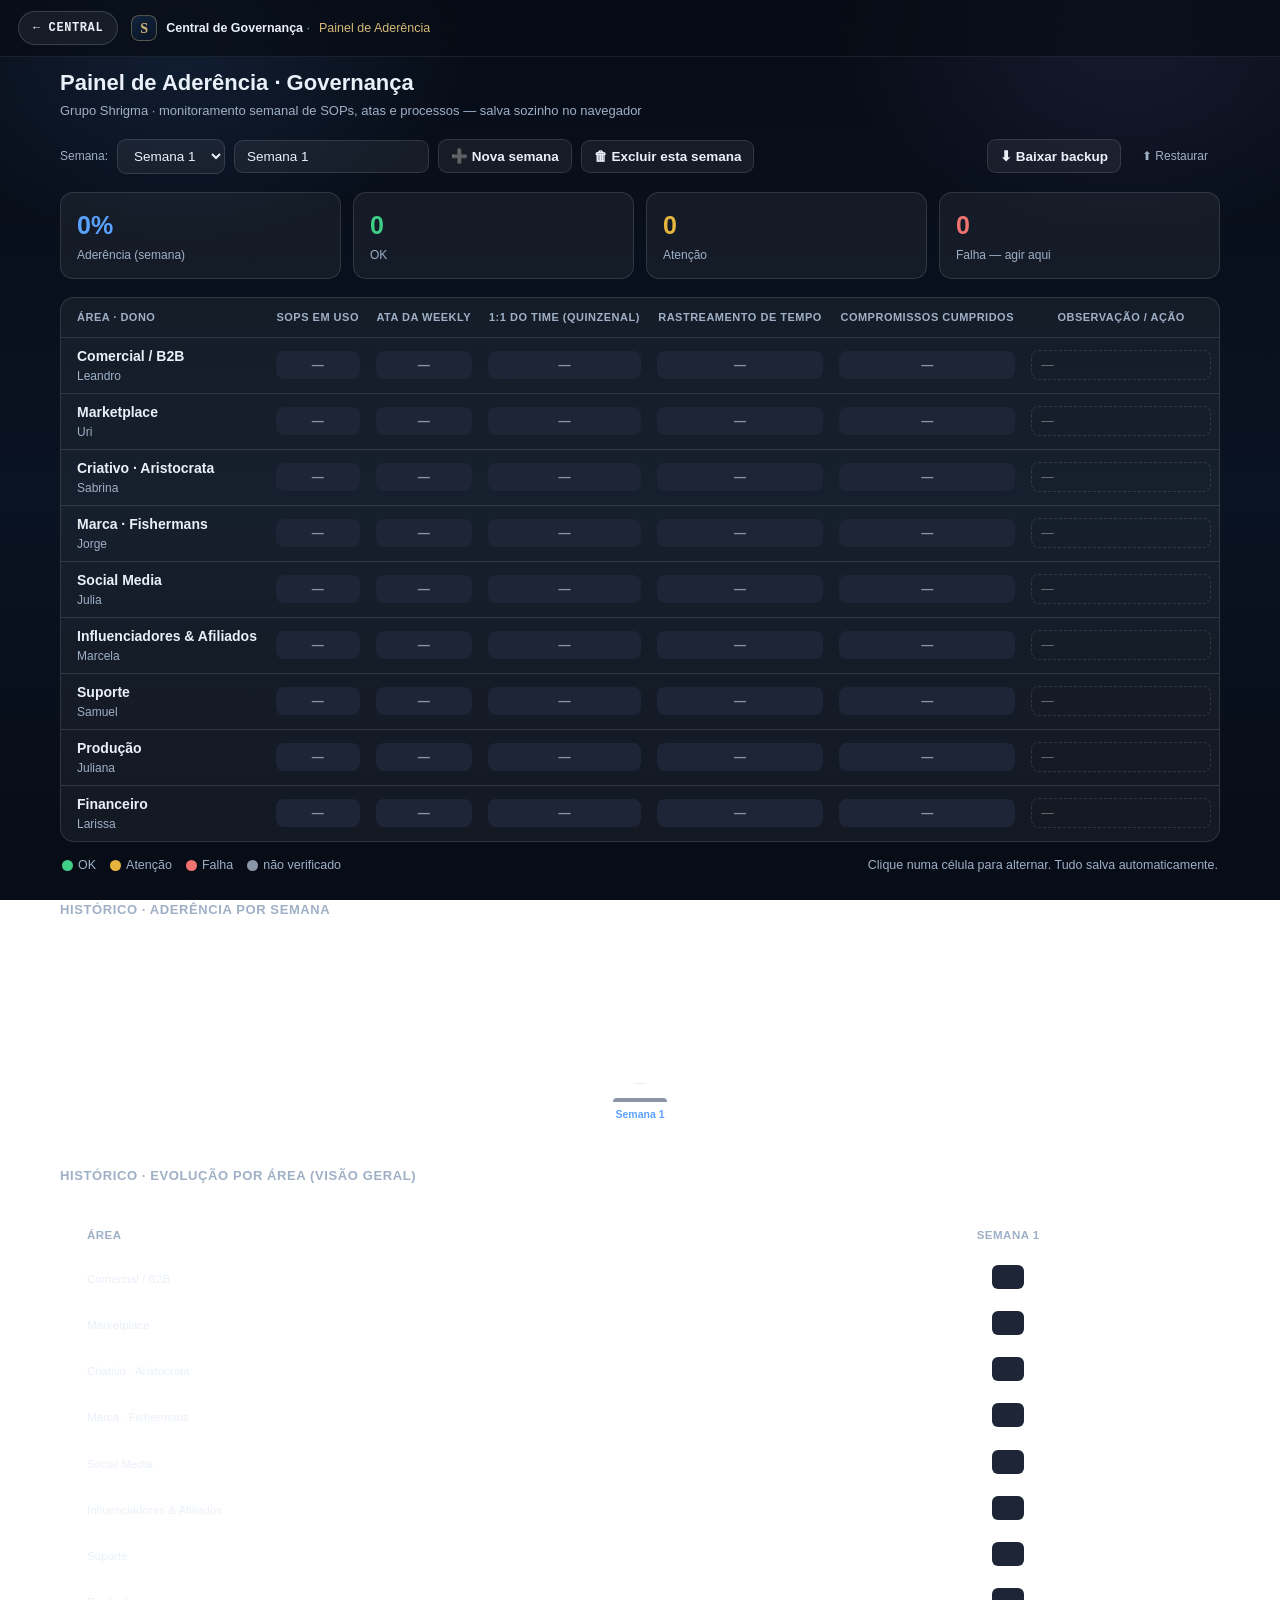
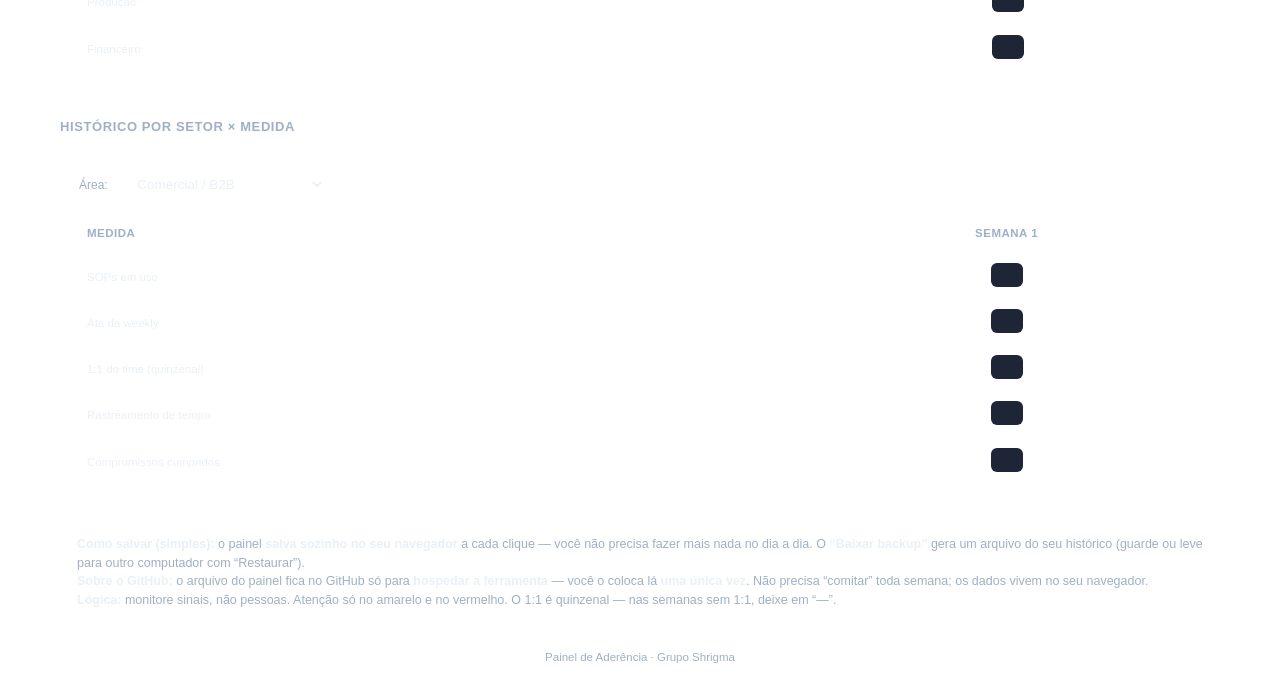
<file: painel_aderencia.html>
<!DOCTYPE html>
<html lang="pt-BR">
<head>
<meta charset="utf-8">
<meta name="viewport" content="width=device-width, initial-scale=1">
<title>Painel de Aderência · Governança</title>
<style>
  :root{ --bg:#f6f8fb; --card:#fff; --line:#e4e9f0; --txt:#1a2130; --mut:#68727f; --navy:#1f3a5f;
    --v:#1f9d57; --vbg:#e7f6ee; --a:#c98a00; --abg:#fbf1d9; --r:#d64545; --rbg:#fbe6e6; --n:#9aa4b2; --nbg:#eef1f5; }
  @media (prefers-color-scheme: dark){ :root:not([data-theme="light"]){
    --bg:#0f1420; --card:#171d2b; --line:#2a3346; --txt:#e6eaf2; --mut:#8b95a8; --navy:#6ea8fe;
    --v:#3fce85; --vbg:#12351f; --a:#e6b53d; --abg:#3a2f10; --r:#f0736f; --rbg:#3a1a1a; --n:#8b95a8; --nbg:#1e2536; } }
  *{box-sizing:border-box;margin:0;padding:0}
  body{font-family:-apple-system,BlinkMacSystemFont,'Segoe UI',Roboto,sans-serif;background:var(--bg);color:var(--txt);line-height:1.5;padding:26px 16px}
  .wrap{max-width:1160px;margin:0 auto}
  h1{font-size:22px;font-weight:750}
  h2{font-size:13px;font-weight:700;color:var(--mut);text-transform:uppercase;letter-spacing:.6px;margin:26px 0 12px}
  .sub{color:var(--mut);font-size:13px;margin-top:2px}
  .bar{display:flex;flex-wrap:wrap;gap:9px;align-items:center;margin:18px 0}
  .bar label{color:var(--mut);font-size:12px}
  select,input,button{font-family:inherit;font-size:13.5px;border-radius:9px;border:1px solid var(--line);background:var(--card);color:var(--txt);padding:8px 12px}
  button{cursor:pointer;font-weight:650}
  button.p{background:var(--navy);color:#fff;border:none}
  .saved{font-size:12px;color:var(--v);font-weight:650}
  .kpis{display:grid;grid-template-columns:repeat(4,1fr);gap:12px;margin-bottom:18px}
  .kpi{background:var(--card);border:1px solid var(--line);border-radius:13px;padding:14px 16px}
  .kpi .v{font-size:25px;font-weight:750}
  .kpi .l{color:var(--mut);font-size:12px;margin-top:2px}
  .tablewrap,.panel{background:var(--card);border:1px solid var(--line);border-radius:14px}
  .tablewrap{overflow-x:auto}
  .panel{padding:18px}
  table{width:100%;border-collapse:collapse;font-size:13.5px;min-width:840px}
  th{text-align:center;color:var(--mut);font-weight:600;font-size:11px;text-transform:uppercase;letter-spacing:.5px;padding:11px 8px;border-bottom:1px solid var(--line)}
  th.area{text-align:left;padding-left:16px}
  td{padding:8px;border-bottom:1px solid var(--line);text-align:center}
  tr:last-child td{border-bottom:none}
  .area-cell{text-align:left;padding-left:16px}
  .area-name{font-weight:650;font-size:14px} .area-owner{color:var(--mut);font-size:12px}
  .cell{cursor:pointer;user-select:none;border:none;border-radius:8px;padding:7px 4px;font-size:12px;font-weight:650;width:100%;min-width:72px}
  .s0{background:var(--nbg);color:var(--n)} .s1{background:var(--vbg);color:var(--v)} .s2{background:var(--abg);color:var(--a)} .s3{background:var(--rbg);color:var(--r)}
  .obs{width:100%;min-width:150px;background:transparent;border:1px dashed var(--line);border-radius:8px;padding:7px 9px;color:var(--txt);font-size:12.5px;font-family:inherit}
  .obs:focus{outline:none;border-color:var(--navy);border-style:solid}
  .legend{display:flex;flex-wrap:wrap;gap:14px;margin:14px 2px;color:var(--mut);font-size:12.5px;align-items:center}
  .dot{display:inline-block;width:11px;height:11px;border-radius:50%;vertical-align:middle;margin-right:5px}
  .trend{display:flex;align-items:flex-end;gap:14px;height:170px;padding:6px 4px 0}
  .tcol{flex:1;display:flex;flex-direction:column;align-items:center;justify-content:flex-end;height:100%;gap:6px;min-width:44px}
  .tbar{width:64%;max-width:54px;border-radius:6px 6px 0 0}
  .tval{font-size:11.5px;font-weight:700} .tlab{font-size:10.5px;color:var(--mut);text-align:center;line-height:1.25}
  .hm{overflow-x:auto} .hm table{min-width:600px} .hm td,.hm th{text-align:center;font-size:11.5px}
  .hcell{width:32px;height:24px;border-radius:6px;display:inline-block}
  .note{color:var(--mut);font-size:12.5px;margin-top:16px;padding:14px 16px;background:var(--card);border:1px solid var(--line);border-radius:12px}
  .note b{color:var(--txt)}
  footer{color:var(--mut);font-size:11.5px;text-align:center;margin-top:24px}
  /* ===== Central de Governança · tema escuro + barra ===== */
  body{ background:
    radial-gradient(38% 38% at 14% 4%, rgba(90,162,255,.12), transparent 60%),
    radial-gradient(38% 38% at 88% 3%, rgba(169,139,255,.10), transparent 60%),
    linear-gradient(180deg,#070c16,#0a1322 55%,#070c16) !important;
    background-attachment:fixed !important; padding-top:66px !important; }
  .gv-top{position:fixed;top:0;left:0;right:0;z-index:100;display:flex;align-items:center;gap:13px;
    padding:11px 18px;background:rgba(8,13,22,.72);backdrop-filter:blur(14px);-webkit-backdrop-filter:blur(14px);
    border-bottom:1px solid rgba(255,255,255,.08)}
  .gv-back{display:inline-flex;align-items:center;gap:7px;text-decoration:none;font-family:ui-monospace,Menlo,Consolas,monospace;
    font-size:12px;font-weight:600;letter-spacing:.6px;text-transform:uppercase;color:#eaf0f8;background:rgba(255,255,255,.06);
    border:1px solid rgba(255,255,255,.15);padding:7px 14px;border-radius:22px;transition:.15s}
  .gv-back:hover{background:rgba(255,255,255,.12);border-color:rgba(216,185,120,.55);color:#fff}
  .gv-brand{display:flex;align-items:center;gap:9px;font-size:12.5px;color:#9fb0c6;min-width:0}
  .gv-brand .cr{width:26px;height:26px;flex:none;border-radius:8px;display:flex;align-items:center;justify-content:center;
    background:linear-gradient(160deg,#12233c,#0a1626);border:1px solid rgba(216,185,120,.35);color:#d8b978;font-family:Georgia,serif;font-weight:700;font-size:14px}
  .gv-brand b{color:#eaf0f8;font-weight:700} .gv-brand .pg{color:#d8b978;white-space:nowrap;overflow:hidden;text-overflow:ellipsis}
  @media(max-width:600px){.gv-brand .sys{display:none}}
  :root{ --bg:#0a1322; --card:rgba(255,255,255,.05); --line:rgba(255,255,255,.12); --txt:#eaf0f8; --mut:#9fb0c6; --navy:#5aa2ff;
    --v:#3fce85; --vbg:#123a22; --a:#e6b53d; --abg:#3a2f10; --r:#f0736f; --rbg:#3a1a1a; --n:#8b95a8; --nbg:#1e2536; }
  select,input,button{background:rgba(255,255,255,.06)}
  button.p{background:var(--navy);color:#08111f}
</style>
</head>
<body>
<div class="gv-top">
  <a class="gv-back" href="index.html">← Central</a>
  <div class="gv-brand"><span class="cr">S</span><span class="sys"><b>Central de Governança</b> · </span><span class="pg">Painel de Aderência</span></div>
</div>
<div class="wrap">
  <h1>Painel de Aderência · Governança</h1>
  <div class="sub">Grupo Shrigma · monitoramento semanal de SOPs, atas e processos — salva sozinho no navegador</div>

  <div class="bar">
    <label>Semana:</label>
    <select id="weekSel" onchange="selWeek(this.value)"></select>
    <input id="weekName" type="text" placeholder="nome da semana" oninput="renameWeek(this.value)" style="min-width:170px">
    <button onclick="addWeek()">➕ Nova semana</button>
    <button onclick="delWeek()">🗑 Excluir esta semana</button>
    <span class="saved" id="saved"></span>
    <span style="margin-left:auto"></span>
    <button onclick="backup()">⬇ Baixar backup</button>
    <label class="p" style="cursor:pointer;padding:8px 12px;border-radius:9px">⬆ Restaurar<input type="file" accept="application/json" onchange="restore(event)" style="display:none"></label>
  </div>

  <div class="kpis" id="kpis"></div>

  <div class="tablewrap"><table><thead><tr id="head"></tr></thead><tbody id="body"></tbody></table></div>
  <div class="legend">
    <span><span class="dot" style="background:var(--v)"></span>OK</span>
    <span><span class="dot" style="background:var(--a)"></span>Atenção</span>
    <span><span class="dot" style="background:var(--r)"></span>Falha</span>
    <span><span class="dot" style="background:var(--n)"></span>não verificado</span>
    <span style="margin-left:auto">Clique numa célula para alternar. Tudo salva automaticamente.</span>
  </div>

  <h2>Histórico · aderência por semana</h2>
  <div class="panel"><div class="trend" id="trend"></div></div>

  <h2>Histórico · evolução por área (visão geral)</h2>
  <div class="panel hm" id="heat"></div>

  <h2>Histórico por setor × medida</h2>
  <div class="panel">
    <div style="margin-bottom:12px"><label style="color:var(--mut);font-size:12px">Área:</label>
      <select id="areaSel" onchange="renderDetail(+this.value)" style="margin-left:8px"></select></div>
    <div class="hm" id="detail"></div>
  </div>

  <div class="note">
    <b>Como salvar (simples):</b> o painel <b>salva sozinho no seu navegador</b> a cada clique — você não precisa fazer mais nada no dia a dia. O <b>“Baixar backup”</b> gera um arquivo do seu histórico (guarde ou leve para outro computador com “Restaurar”).<br>
    <b>Sobre o GitHub:</b> o arquivo do painel fica no GitHub só para <b>hospedar a ferramenta</b> — você o coloca lá <b>uma única vez</b>. Não precisa “comitar” toda semana; os dados vivem no seu navegador.<br>
    <b>Lógica:</b> monitore sinais, não pessoas. Atenção só no amarelo e no vermelho. O 1:1 é quinzenal — nas semanas sem 1:1, deixe em “—”.
  </div>
  <footer>Painel de Aderência · Grupo Shrigma</footer>
</div>

<script>
const CRITERIOS = ["SOPs em uso","Ata da weekly","1:1 do time (quinzenal)","Rastreamento de tempo","Compromissos cumpridos"];
const AREAS = [
  {area:"Comercial / B2B", dono:"Leandro"}, {area:"Marketplace", dono:"Uri"},
  {area:"Criativo · Aristocrata", dono:"Sabrina"}, {area:"Marca · Fishermans", dono:"Jorge"},
  {area:"Social Media", dono:"Julia"}, {area:"Influenciadores & Afiliados", dono:"Marcela"},
  {area:"Suporte", dono:"Samuel"}, {area:"Produção", dono:"Juliana"}, {area:"Financeiro", dono:"Larissa"}
];
const LABELS=["—","OK","Atenção","Falha"];
const KEY="painelAderencia_v2";
const el=id=>document.getElementById(id);
const vazio=()=>AREAS.map(()=>CRITERIOS.map(()=>0));
const obsVazio=()=>AREAS.map(()=>"");

let DATA;
function novaSemana(nome){ return {semana:nome||"Semana 1", status:vazio(), obs:obsVazio()}; }
function carregar(){
  try{ const s=localStorage.getItem(KEY); if(s){ DATA=JSON.parse(s); return; } }catch(e){}
  DATA={ atual:0, semanas:[ novaSemana("Semana 1") ] };
}
function salvar(){ try{ localStorage.setItem(KEY,JSON.stringify(DATA)); flash(); }catch(e){} }
let ft; function flash(){ const s=el("saved"); s.textContent="✓ salvo"; clearTimeout(ft); ft=setTimeout(()=>s.textContent="",1400); }
function S(){ return DATA.semanas[DATA.atual]; }

function render(){
  const sel=el("weekSel"); sel.innerHTML="";
  DATA.semanas.forEach((s,i)=>{ const o=document.createElement("option"); o.value=i; o.textContent=s.semana; if(i===DATA.atual)o.selected=true; sel.appendChild(o); });
  el("weekName").value=S().semana;
  const asel=el("areaSel"); if(!asel.options.length){ AREAS.forEach((a,i)=>{ const o=document.createElement("option"); o.value=i; o.textContent=a.area; asel.appendChild(o); }); }
  el("head").innerHTML='<th class="area">Área · Dono</th>'+CRITERIOS.map(c=>`<th>${c}</th>`).join("")+'<th>Observação / ação</th>';
  const body=el("body"); body.innerHTML="";
  AREAS.forEach((a,ai)=>{
    let h=`<td class="area-cell"><div class="area-name">${a.area}</div><div class="area-owner">${a.dono}</div></td>`;
    S().status[ai].forEach((s,ci)=>{ h+=`<td><button class="cell s${s}" data-a="${ai}" data-c="${ci}">${LABELS[s]}</button></td>`; });
    h+=`<td><input class="obs" data-a="${ai}" value="${(S().obs[ai]||"").replace(/"/g,'&quot;')}" placeholder="—"></td>`;
    const tr=document.createElement("tr"); tr.innerHTML=h; body.appendChild(tr);
  });
  body.querySelectorAll(".cell").forEach(b=>b.onclick=()=>{ const ai=+b.dataset.a,ci=+b.dataset.c; S().status[ai][ci]=(S().status[ai][ci]+1)%4; salvar(); render(); });
  body.querySelectorAll(".obs").forEach(i=>i.oninput=()=>{ S().obs[+i.dataset.a]=i.value; salvar(); });
  renderKpis(); renderTrend(); renderHeat(); renderDetail(+el("areaSel").value||0);
}
function scoreSemana(s){ let v=0,a=0,r=0,tot=0; s.status.forEach(row=>row.forEach(x=>{ if(x>0)tot++; if(x===1)v++; if(x===2)a++; if(x===3)r++; })); return {v,a,r,tot,ader: tot?Math.round(v/tot*100):0}; }
function scoreArea(s,ai){ const row=s.status[ai]; if(row.some(x=>x===3))return 3; if(row.some(x=>x===2))return 2; if(row.some(x=>x===1))return 1; return 0; }
function renderKpis(){ const k=scoreSemana(S()); el("kpis").innerHTML=`
  <div class="kpi"><div class="v" style="color:var(--navy)">${k.ader}%</div><div class="l">Aderência (semana)</div></div>
  <div class="kpi"><div class="v" style="color:var(--v)">${k.v}</div><div class="l">OK</div></div>
  <div class="kpi"><div class="v" style="color:var(--a)">${k.a}</div><div class="l">Atenção</div></div>
  <div class="kpi"><div class="v" style="color:var(--r)">${k.r}</div><div class="l">Falha — agir aqui</div></div>`; }
function renderTrend(){ const t=el("trend"); t.innerHTML="";
  DATA.semanas.forEach((s,i)=>{ const k=scoreSemana(s); const col=document.createElement("div"); col.className="tcol";
    const val=document.createElement("div"); val.className="tval"; val.textContent=k.tot?k.ader+"%":"—";
    const bar=document.createElement("div"); bar.className="tbar"; bar.style.height=(k.tot?Math.max(k.ader,3):2)+"%";
    bar.style.background=k.ader>=85?"var(--v)":k.ader>=60?"var(--a)":k.tot?"var(--r)":"var(--n)";
    const lab=document.createElement("div"); lab.className="tlab"; lab.textContent=s.semana; if(i===DATA.atual){lab.style.color="var(--navy)";lab.style.fontWeight="700";}
    col.appendChild(val); col.appendChild(bar); col.appendChild(lab); t.appendChild(col); }); }
function renderHeat(){ const cores=["var(--nbg)","var(--vbg)","var(--abg)","var(--rbg)"];
  let h='<table><thead><tr><th style="text-align:left">Área</th>'+DATA.semanas.map(s=>`<th>${s.semana}</th>`).join("")+'</tr></thead><tbody>';
  AREAS.forEach((a,ai)=>{ h+=`<tr><td style="text-align:left">${a.area}</td>`; DATA.semanas.forEach(s=>{ h+=`<td><span class="hcell" style="background:${cores[scoreArea(s,ai)]}"></span></td>`; }); h+="</tr>"; });
  h+="</tbody></table>"; el("heat").innerHTML=h; }
function renderDetail(ai){ const cores=["var(--nbg)","var(--vbg)","var(--abg)","var(--rbg)"];
  let h='<table><thead><tr><th style="text-align:left">Medida</th>'+DATA.semanas.map(s=>`<th>${s.semana}</th>`).join("")+'</tr></thead><tbody>';
  CRITERIOS.forEach((c,ci)=>{ h+=`<tr><td style="text-align:left">${c}</td>`; DATA.semanas.forEach(s=>{ h+=`<td><span class="hcell" style="background:${cores[s.status[ai][ci]]}"></span></td>`; }); h+="</tr>"; });
  h+="</tbody></table>"; el("detail").innerHTML=h; }

function selWeek(i){ DATA.atual=+i; salvar(); render(); }
function renameWeek(v){ S().semana=v; salvar(); el("weekSel").options[DATA.atual].textContent=v; renderTrend(); renderHeat(); renderDetail(+el("areaSel").value||0); }
function addWeek(){ DATA.semanas.push(novaSemana("Semana "+(DATA.semanas.length+1))); DATA.atual=DATA.semanas.length-1; salvar(); render(); }
function delWeek(){ DATA.semanas.splice(DATA.atual,1); if(!DATA.semanas.length)DATA.semanas.push(novaSemana("Semana 1")); DATA.atual=Math.max(0,DATA.atual-1); salvar(); render(); }
function backup(){ const blob=new Blob([JSON.stringify(DATA,null,2)],{type:"application/json"}); const a=document.createElement("a"); a.href=URL.createObjectURL(blob); a.download="painel_aderencia_backup.json"; a.click(); }
function restore(e){ const f=e.target.files[0]; if(!f)return; const rd=new FileReader(); rd.onload=()=>{ try{ DATA=JSON.parse(rd.result); DATA.atual=0; salvar(); render(); }catch(err){ alert("Arquivo inválido."); } }; rd.readAsText(f); }

carregar(); render();
</script>
</body>
</html>
</file>
